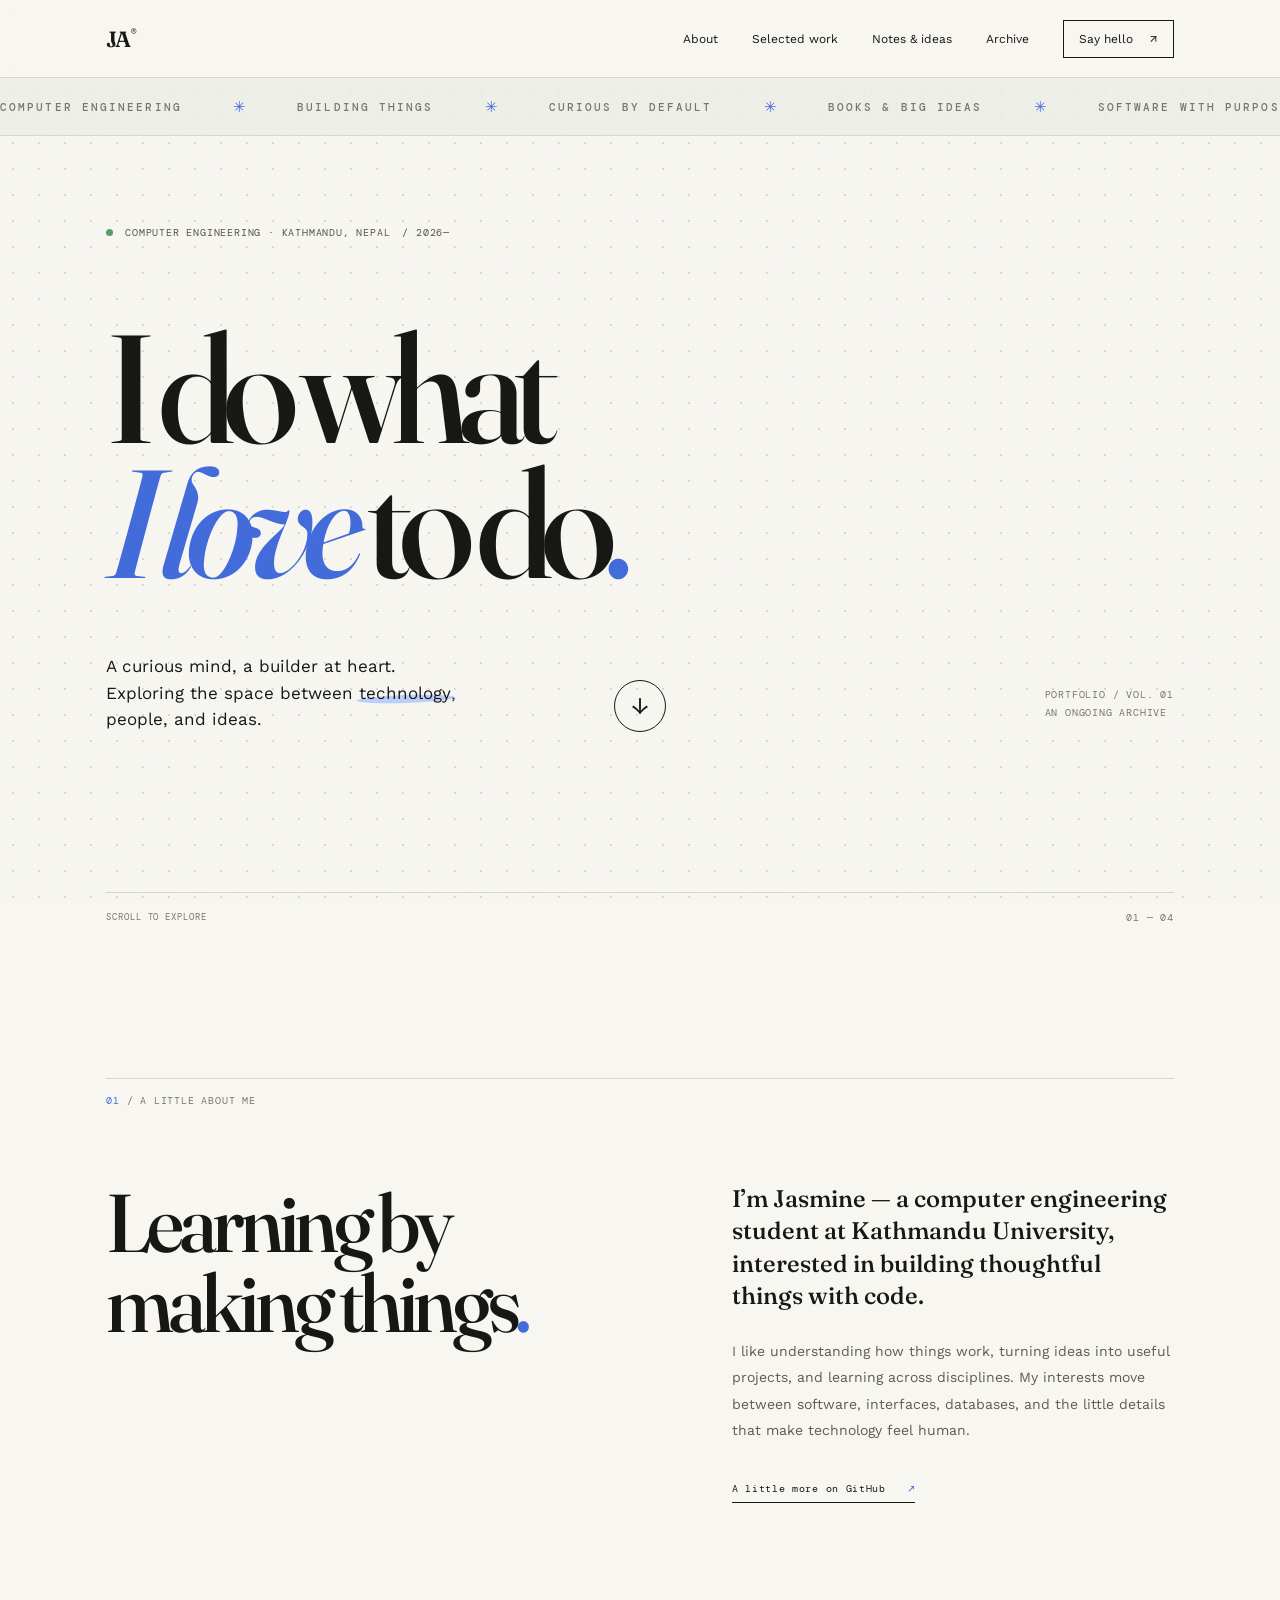
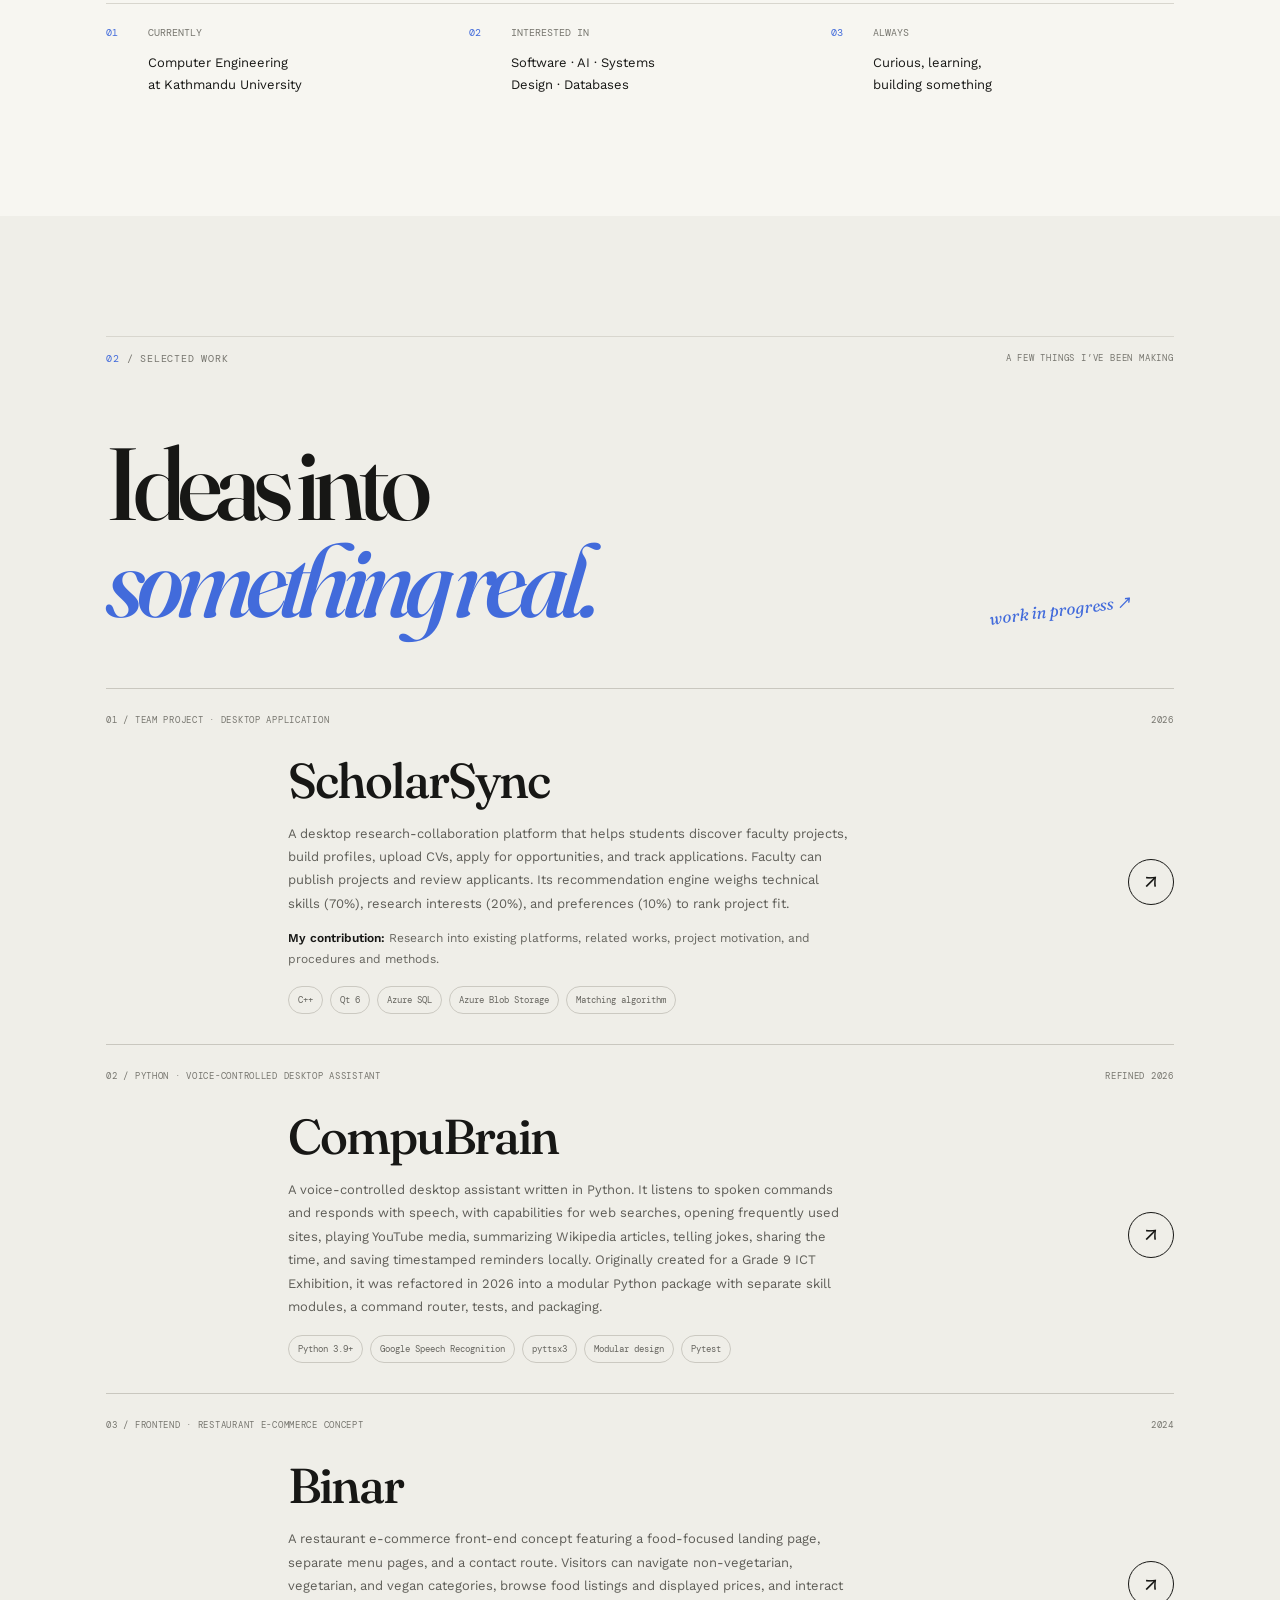
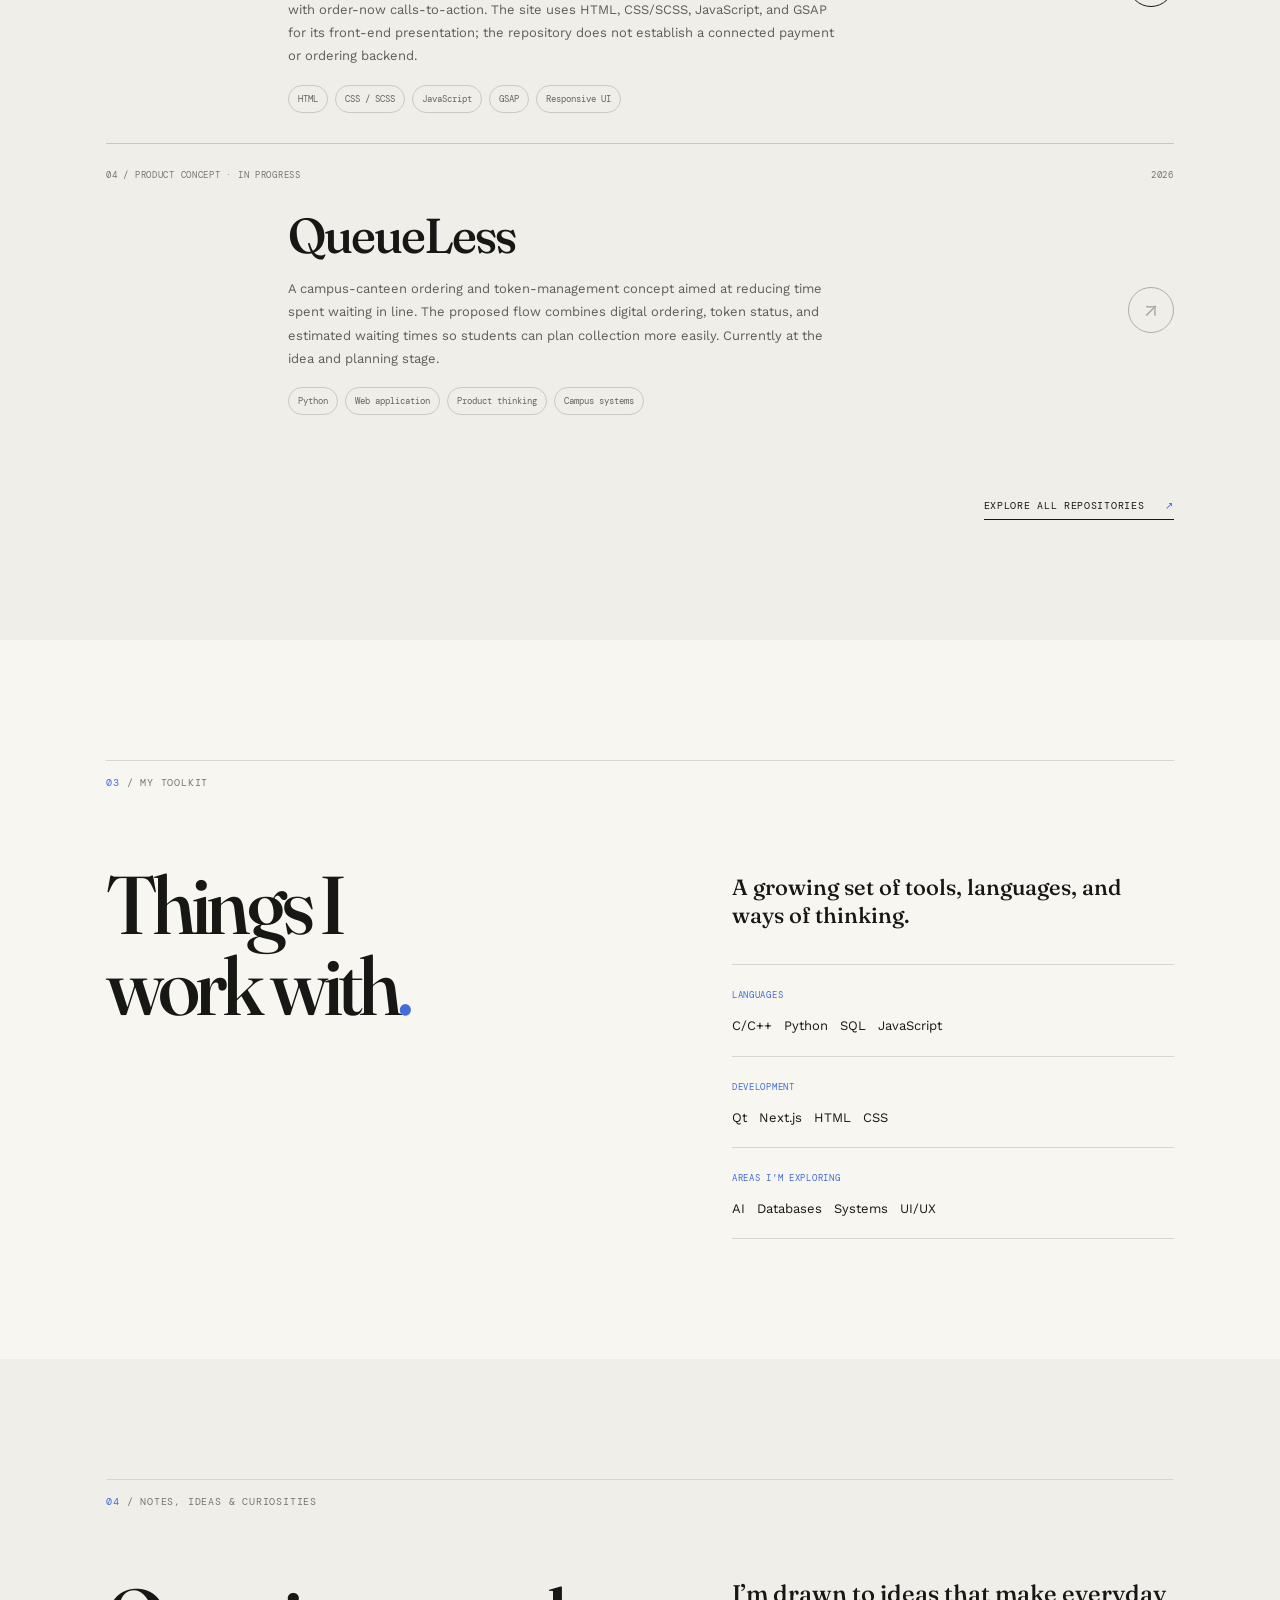
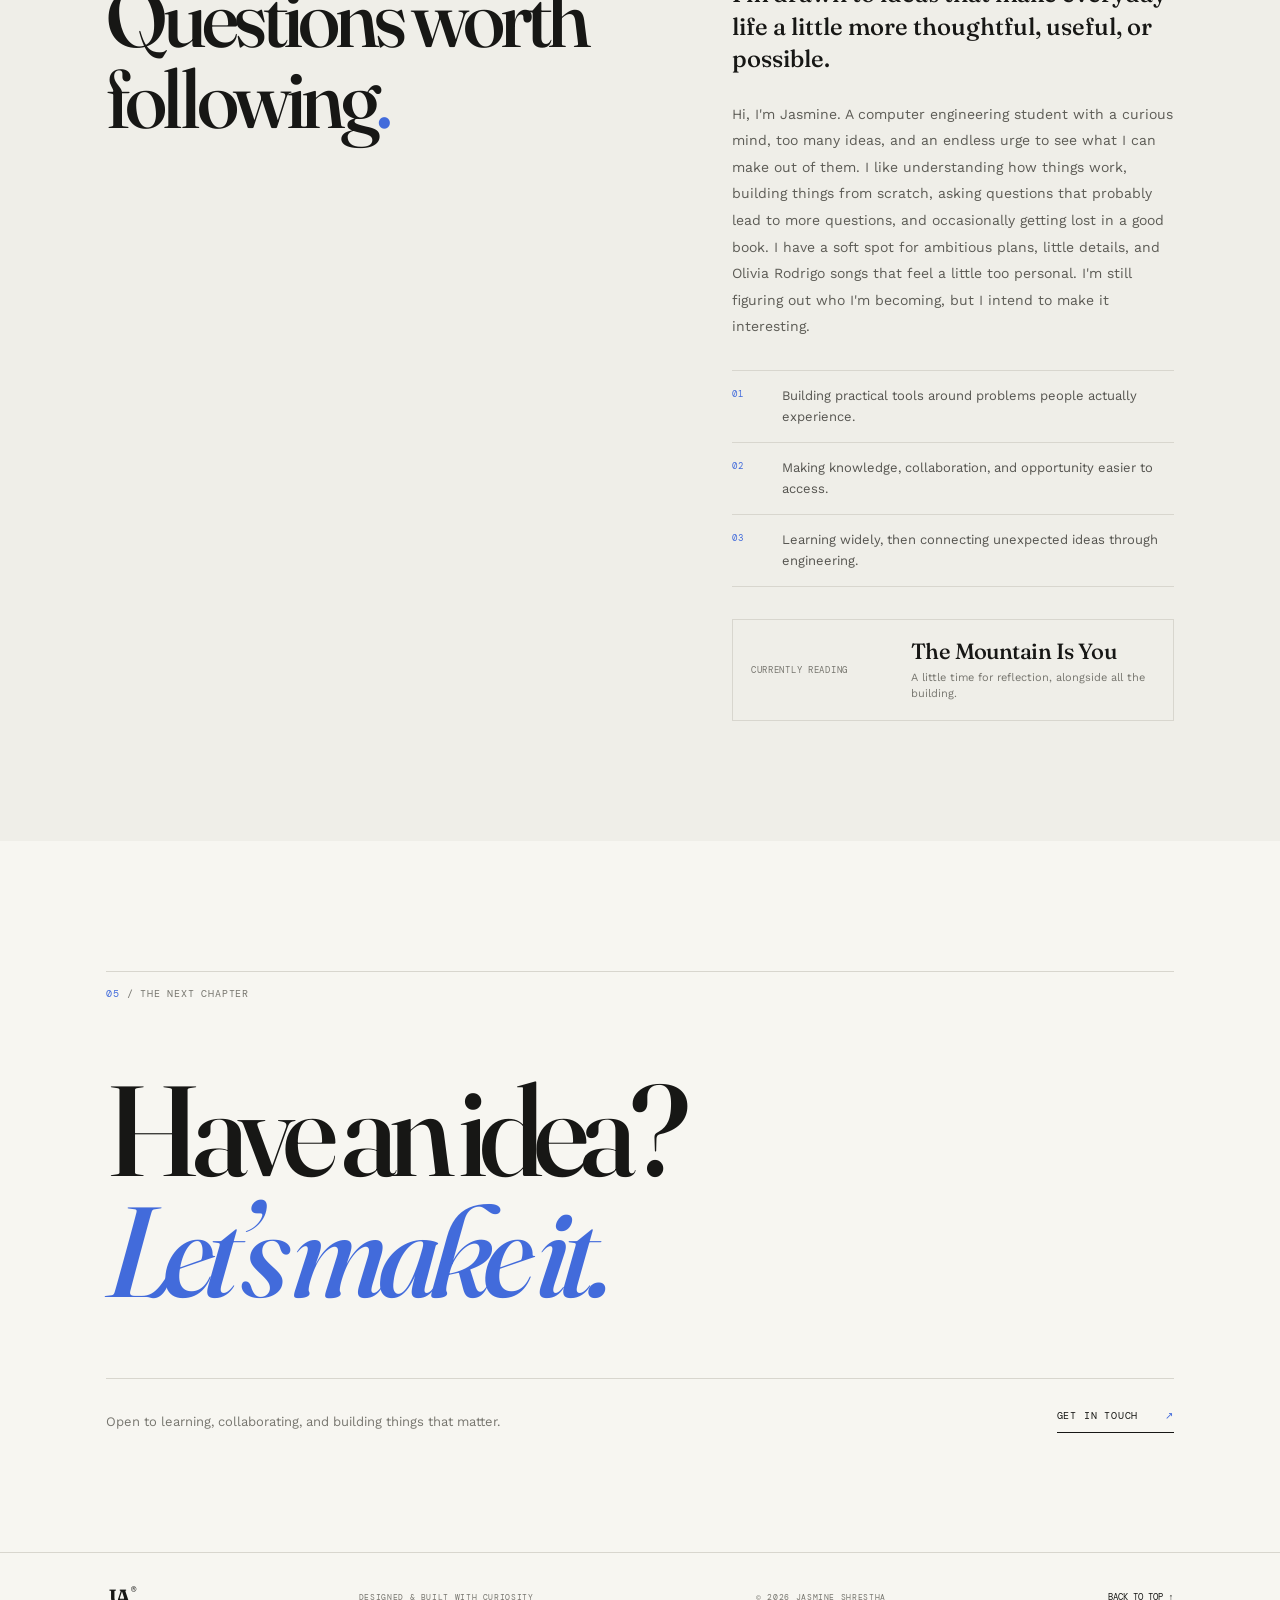
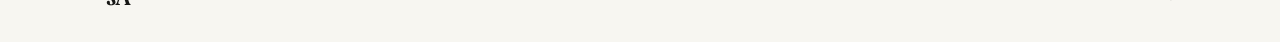
<file: index.html>
<!doctype html>
<html lang="en">
<head>
  <meta charset="utf-8">
  <meta name="viewport" content="width=device-width, initial-scale=1">
  <meta name="theme-color" content="#f7f6f1">
  <meta name="description" content="Jasmine Shrestha — computer engineering student, software builder, and curious learner based in Nepal.">
  <title>Jasmine Archive — Jasmine Shrestha</title>
  <meta property="og:title" content="Jasmine Archive — Jasmine Shrestha">
  <meta property="og:description" content="Computer engineering student, curious builder, and lifelong learner.">
  <meta property="og:type" content="website">
  <link rel="preconnect" href="https://fonts.googleapis.com">
  <link rel="preconnect" href="https://fonts.gstatic.com" crossorigin>
  <link href="https://fonts.googleapis.com/css2?family=DM+Mono:wght@400;500&family=Fraunces:opsz,wght@9..144,500;9..144,600&family=Work+Sans:wght@400;500;600;700&display=swap" rel="stylesheet">
  <link rel="stylesheet" href="styles.css">
</head>
<body>
  <div class="grain" aria-hidden="true"></div>
  <header class="topbar">
    <a class="wordmark" href="#home" aria-label="Jasmine Archive home">JA<span>®</span></a>
    <nav aria-label="Main navigation">
      <a href="#about">About</a><a href="#work">Selected work</a><a href="#notes">Notes & ideas</a><a href="archive.html">Archive</a>
      <a class="nav-contact" href="mailto:xthajasmine64@gmail.com">Say hello <span>↗</span></a>
    </nav>
    <button class="menu-toggle" aria-label="Toggle navigation" aria-expanded="false">☰</button>
  </header>

  <div class="interest-ticker" aria-label="A few things Jasmine is interested in">
    <div class="ticker-track">
      <div class="ticker-group">
        <span>COMPUTER ENGINEERING</span><i aria-hidden="true">✳</i>
        <span>BUILDING THINGS</span><i aria-hidden="true">✳</i>
        <span>CURIOUS BY DEFAULT</span><i aria-hidden="true">✳</i>
        <span>BOOKS & BIG IDEAS</span><i aria-hidden="true">✳</i>
        <span>SOFTWARE WITH PURPOSE</span><i aria-hidden="true">✳</i>
        <span>OLIVIA RODRIGO ON REPEAT</span><i aria-hidden="true">✳</i>
        <span>ALWAYS LEARNING</span><i aria-hidden="true">✳</i>
      </div>
      <div class="ticker-group" aria-hidden="true">
        <span>COMPUTER ENGINEERING</span><i>✳</i>
        <span>BUILDING THINGS</span><i>✳</i>
        <span>CURIOUS BY DEFAULT</span><i>✳</i>
        <span>BOOKS & BIG IDEAS</span><i>✳</i>
        <span>SOFTWARE WITH PURPOSE</span><i>✳</i>
        <span>OLIVIA RODRIGO ON REPEAT</span><i>✳</i>
        <span>ALWAYS LEARNING</span><i>✳</i>
      </div>
    </div>
  </div>

  <main id="home">
    <section class="hero section-wrap">
      <div class="eyebrow"><span class="live-dot"></span> COMPUTER ENGINEERING · KATHMANDU, NEPAL <span class="mono">/ 2026—</span></div>
      <h1>I do what<br><em>I love</em> to do<span class="period">.</span></h1>
      <div class="hero-bottom">
        <p class="hero-intro">A curious mind, a builder at heart.<br>Exploring the space between <span class="scribble">technology</span>, people, and ideas.</p>
        <a class="round-link" href="#work" aria-label="Explore selected work">↓</a>
        <p class="hero-index mono">PORTFOLIO / VOL. 01<br>AN ONGOING ARCHIVE</p>
      </div>
      <div class="hero-rule"><span>SCROLL TO EXPLORE</span><span class="mono">01 — 04</span></div>
    </section>

    <section class="intro section-wrap" id="about">
      <div class="section-label"><span>01</span> / A LITTLE ABOUT ME</div>
      <div class="intro-grid">
        <h2>Learning by<br>making things<span class="blue-mark">.</span></h2>
        <div class="intro-copy">
          <p class="large-copy">I’m Jasmine — a computer engineering student at Kathmandu University, interested in building thoughtful things with code.</p>
          <p>I like understanding how things work, turning ideas into useful projects, and learning across disciplines. My interests move between software, interfaces, databases, and the little details that make technology feel human.</p>
          <a class="text-link" href="https://github.com/jasminein-pixel" target="_blank" rel="noreferrer">A little more on GitHub <span>↗</span></a>
        </div>
      </div>
      <div class="facts">
        <div><span class="fact-number">01</span><span class="fact-label">Currently</span><p>Computer Engineering<br>at Kathmandu University</p></div>
        <div><span class="fact-number">02</span><span class="fact-label">Interested in</span><p>Software · AI · Systems<br>Design · Databases</p></div>
        <div><span class="fact-number">03</span><span class="fact-label">Always</span><p>Curious, learning,<br>building something</p></div>
      </div>
    </section>

    <section class="work section-wrap" id="work">
      <div class="section-label"><span>02</span> / SELECTED WORK <span class="section-note">A FEW THINGS I’VE BEEN MAKING</span></div>
      <div class="work-heading"><h2>Ideas into<br><em>something real.</em></h2><span class="hand-note">work in progress ↗</span></div>
      <div class="project-list">
        <article class="project">
          <div class="project-meta mono"><span>01 / TEAM PROJECT · DESKTOP APPLICATION</span><span>2026</span></div>
          <div class="project-main"><div><h3>ScholarSync</h3><p class="project-desc">A desktop research-collaboration platform that helps students discover faculty projects, build profiles, upload CVs, apply for opportunities, and track applications. Faculty can publish projects and review applicants. Its recommendation engine weighs technical skills (70%), research interests (20%), and preferences (10%) to rank project fit.</p><p class="project-role"><strong>My contribution:</strong> Research into existing platforms, related works, project motivation, and procedures and methods.</p><div class="tags"><span>C++</span><span>Qt 6</span><span>Azure SQL</span><span>Azure Blob Storage</span><span>Matching algorithm</span></div></div><a class="project-arrow" href="https://github.com/jasminein-pixel/Scholarsync" target="_blank" rel="noreferrer" aria-label="ScholarSync on GitHub">↗</a></div>
        </article>
        <article class="project">
          <div class="project-meta mono"><span>02 / PYTHON · VOICE-CONTROLLED DESKTOP ASSISTANT</span><span>REFINED 2026</span></div>
          <div class="project-main"><div><h3>CompuBrain</h3><p class="project-desc">A voice-controlled desktop assistant written in Python. It listens to spoken commands and responds with speech, with capabilities for web searches, opening frequently used sites, playing YouTube media, summarizing Wikipedia articles, telling jokes, sharing the time, and saving timestamped reminders locally. Originally created for a Grade 9 ICT Exhibition, it was refactored in 2026 into a modular Python package with separate skill modules, a command router, tests, and packaging.</p><div class="tags"><span>Python 3.9+</span><span>Google Speech Recognition</span><span>pyttsx3</span><span>Modular design</span><span>Pytest</span></div></div><a class="project-arrow" href="https://github.com/jasminein-pixel/Compubrain" target="_blank" rel="noreferrer" aria-label="CompuBrain on GitHub">↗</a></div>
        </article>
        <article class="project">
          <div class="project-meta mono"><span>03 / FRONTEND · RESTAURANT E-COMMERCE CONCEPT</span><span>2024</span></div>
          <div class="project-main"><div><h3>Binar</h3><p class="project-desc">A restaurant e-commerce front-end concept featuring a food-focused landing page, separate menu pages, and a contact route. Visitors can navigate non-vegetarian, vegetarian, and vegan categories, browse food listings and displayed prices, and interact with order-now calls-to-action. The site uses HTML, CSS/SCSS, JavaScript, and GSAP for its front-end presentation; the repository does not establish a connected payment or ordering backend.</p><div class="tags"><span>HTML</span><span>CSS / SCSS</span><span>JavaScript</span><span>GSAP</span><span>Responsive UI</span></div></div><a class="project-arrow" href="https://github.com/jasminein-pixel/Binar-website" target="_blank" rel="noreferrer" aria-label="Binar on GitHub">↗</a></div>
        </article>
        <article class="project">
          <div class="project-meta mono"><span>04 / PRODUCT CONCEPT · IN PROGRESS</span><span>2026</span></div>
          <div class="project-main"><div><h3>QueueLess</h3><p class="project-desc">A campus-canteen ordering and token-management concept aimed at reducing time spent waiting in line. The proposed flow combines digital ordering, token status, and estimated waiting times so students can plan collection more easily. Currently at the idea and planning stage.</p><div class="tags"><span>Python</span><span>Web application</span><span>Product thinking</span><span>Campus systems</span></div></div><span class="project-arrow muted" aria-label="Concept in progress">↗</span></div>
        </article>
      </div>
      <div class="all-work"><a class="text-link" href="https://github.com/jasminein-pixel" target="_blank" rel="noreferrer">EXPLORE ALL REPOSITORIES <span>↗</span></a></div>
    </section>

    <section class="toolkit section-wrap">
      <div class="section-label"><span>03</span> / MY TOOLKIT</div>
      <div class="toolkit-grid">
        <h2>Things I<br>work with<span class="blue-mark">.</span></h2>
        <div class="toolkit-content">
          <p class="toolkit-lead">A growing set of tools, languages, and ways of thinking.</p>
          <div class="skill-groups">
            <div><span class="mono">LANGUAGES</span><p>C/C++ &nbsp; Python &nbsp; SQL &nbsp; JavaScript</p></div>
            <div><span class="mono">DEVELOPMENT</span><p>Qt &nbsp; Next.js &nbsp; HTML &nbsp; CSS</p></div>
            <div><span class="mono">AREAS I’M EXPLORING</span><p>AI &nbsp; Databases &nbsp; Systems &nbsp; UI/UX</p></div>
          </div>
        </div>
      </div>
    </section>

    <section class="notes section-wrap" id="notes">
      <div class="section-label"><span>04</span> / NOTES, IDEAS & CURIOSITIES</div>
      <div class="notes-grid">
        <h2>Questions worth<br>following<span class="blue-mark">.</span></h2>
        <div><p class="large-copy">I’m drawn to ideas that make everyday life a little more thoughtful, useful, or possible.</p><p>Hi, I'm Jasmine. A computer engineering student with a curious mind, too many ideas, and an endless urge to see what I can make out of them. I like understanding how things work, building things from scratch, asking questions that probably lead to more questions, and occasionally getting lost in a good book. I have a soft spot for ambitious plans, little details, and Olivia Rodrigo songs that feel a little too personal. I'm still figuring out who I'm becoming, but I intend to make it interesting.</p><div class="idea-list"><div><span class="mono">01</span><p>Building practical tools around problems people actually experience.</p></div><div><span class="mono">02</span><p>Making knowledge, collaboration, and opportunity easier to access.</p></div><div><span class="mono">03</span><p>Learning widely, then connecting unexpected ideas through engineering.</p></div></div><div class="reading-card"><span class="mono">CURRENTLY READING</span><div><span class="book-title">The Mountain Is You</span><span class="reading-note">A little time for reflection, alongside all the building.</span></div></div></div>
      </div>
    </section>

    <section class="contact section-wrap" id="contact">
      <div class="section-label"><span>05</span> / THE NEXT CHAPTER</div>
      <h2>Have an idea?<br><em>Let’s make it.</em></h2>
      <div class="contact-bottom"><p>Open to learning, collaborating, and building things that matter.</p><a href="mailto:xthajasmine64@gmail.com" class="contact-link">GET IN TOUCH <span>↗</span></a></div>
    </section>
  </main>

  <footer class="footer section-wrap"><a class="wordmark" href="#home">JA<span>®</span></a><span class="mono">DESIGNED & BUILT WITH CURIOSITY</span><span class="mono">© 2026 JASMINE SHRESTHA</span><a href="#home" class="back-top">BACK TO TOP ↑</a></footer>
  <script src="script.js"></script>
</body>
</html>
</file>
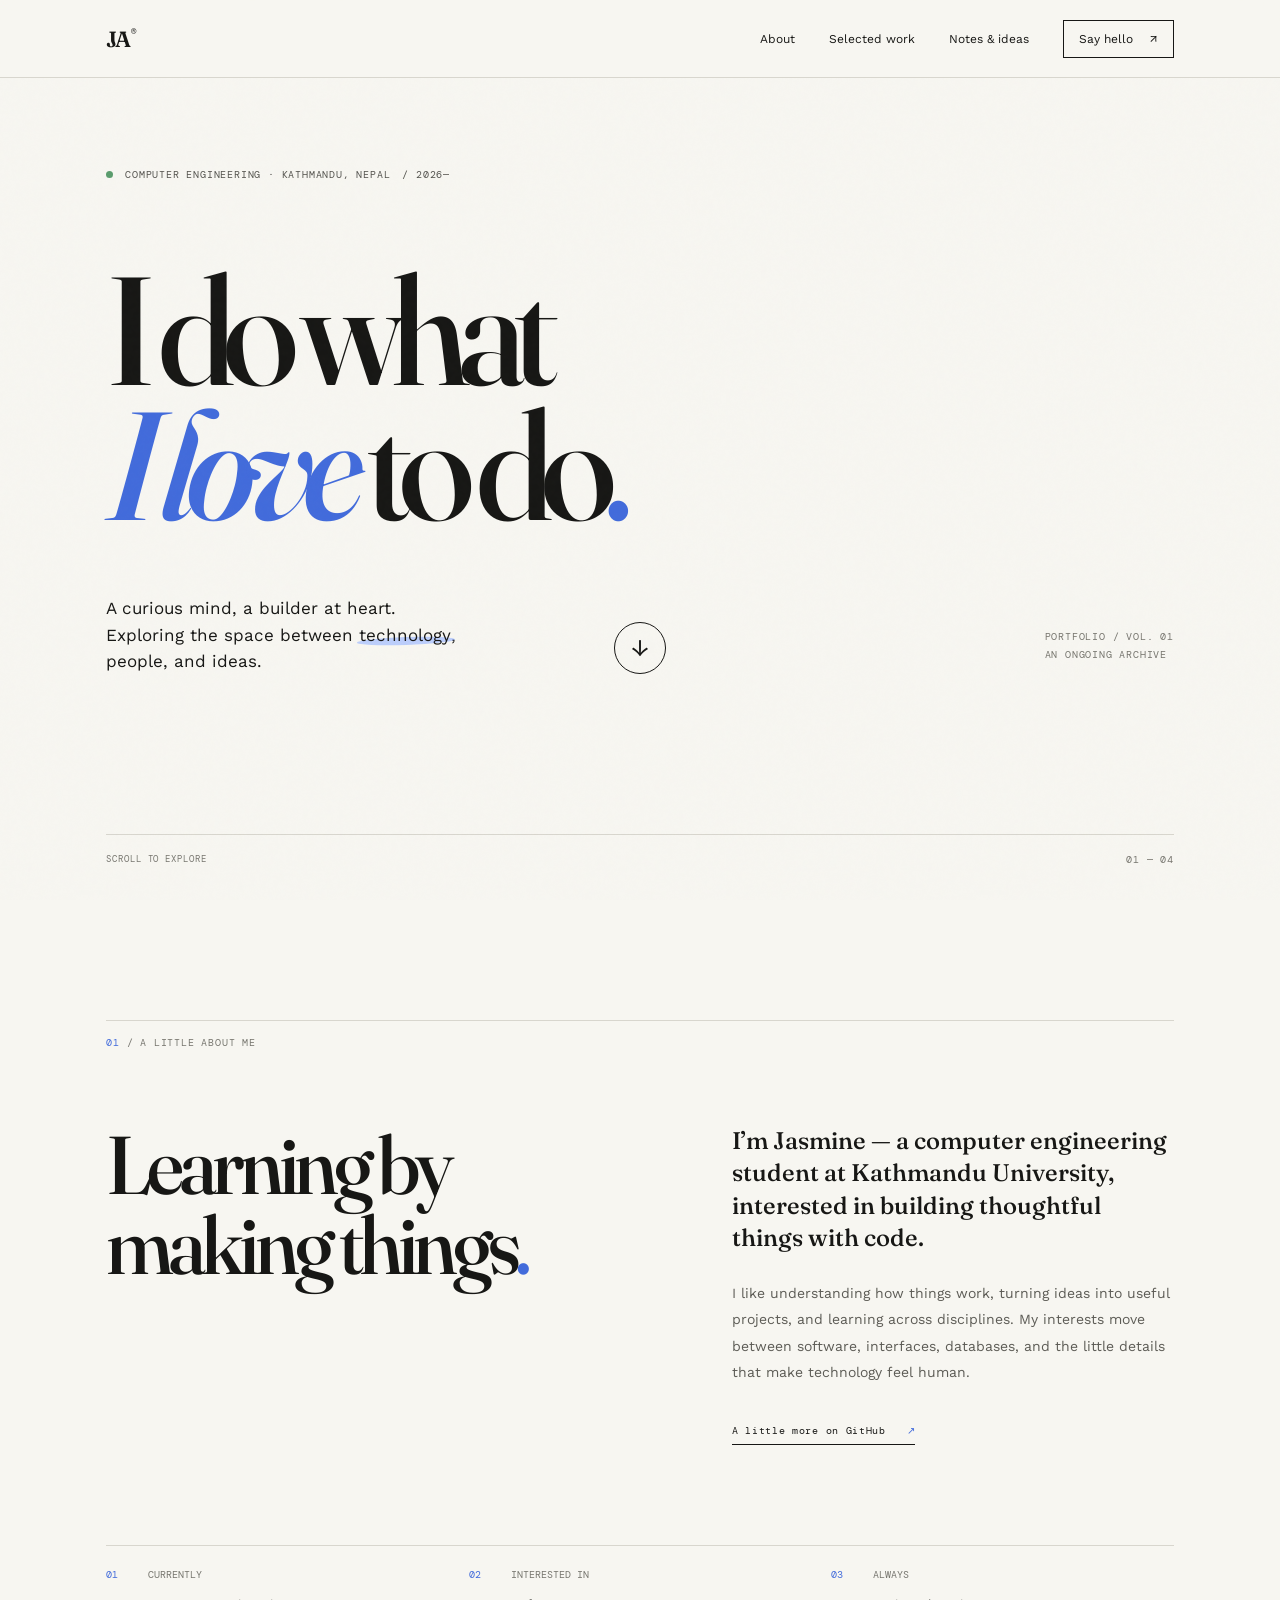
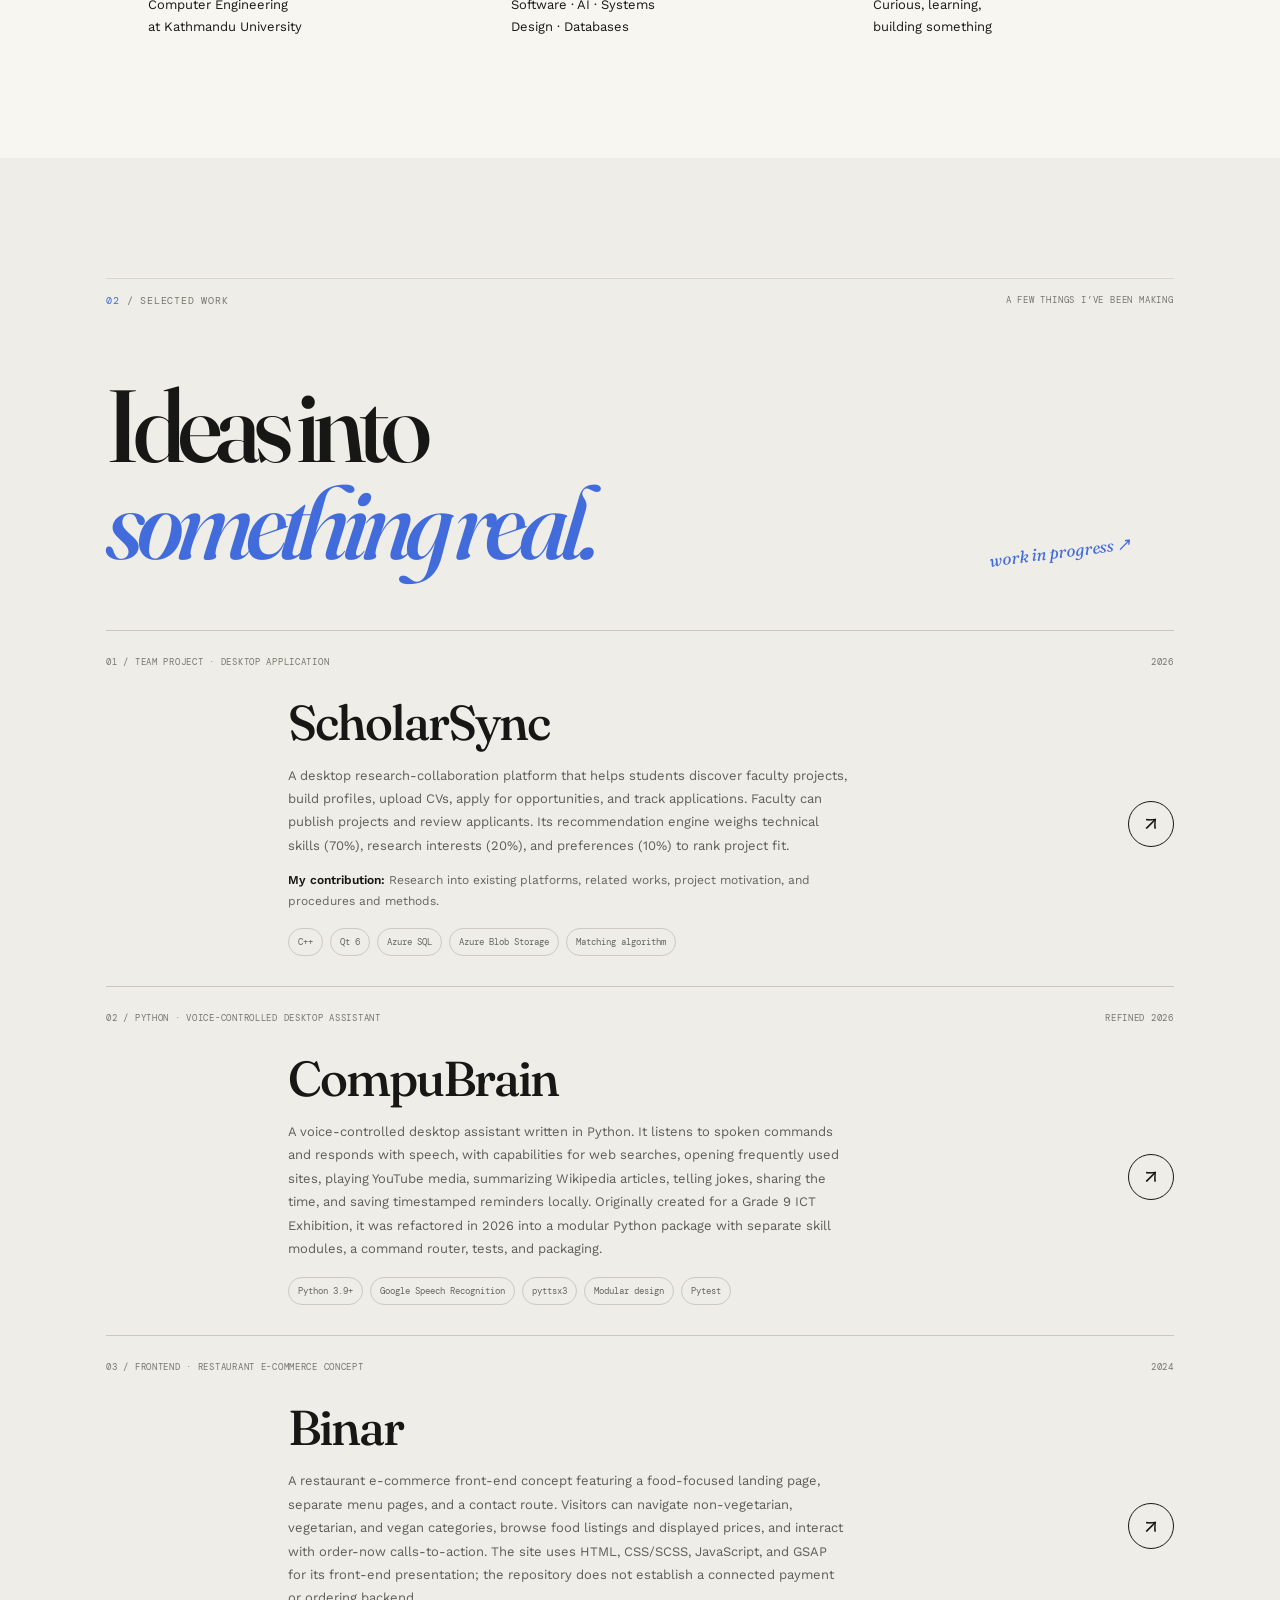
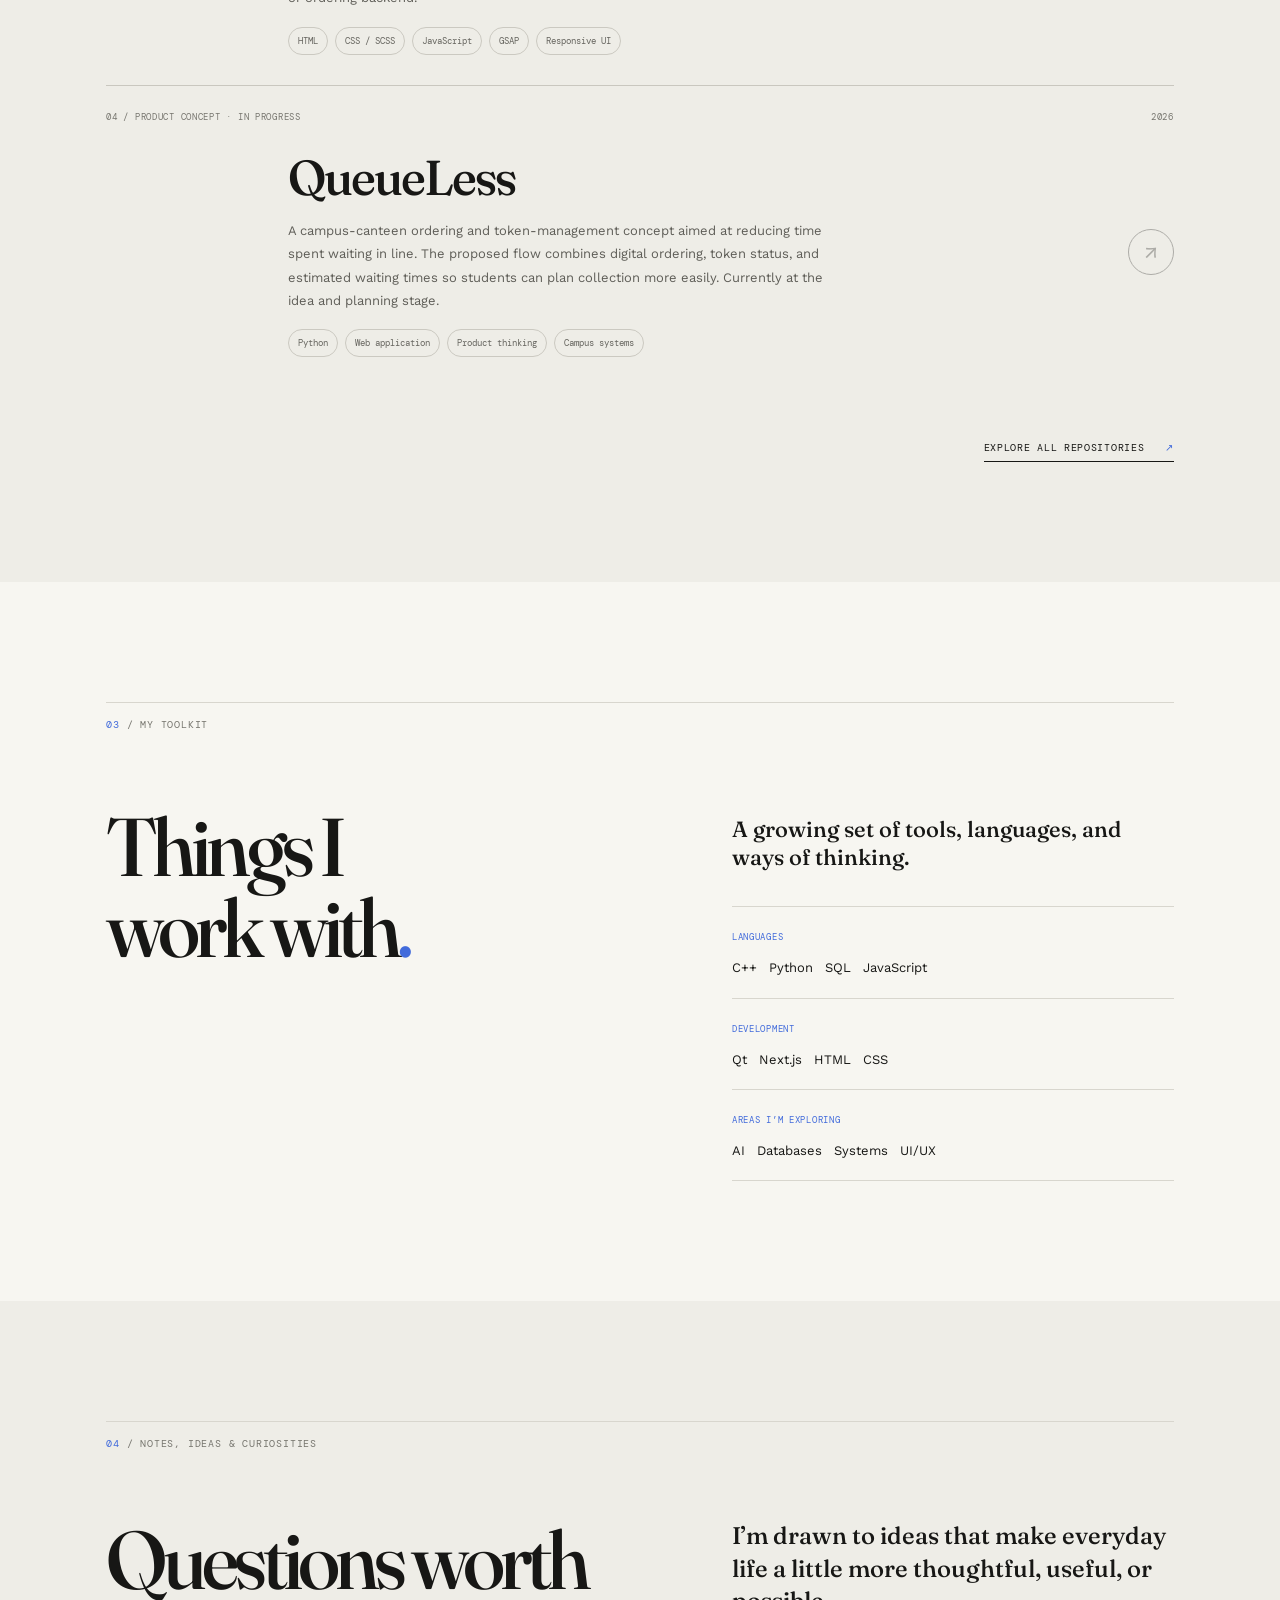
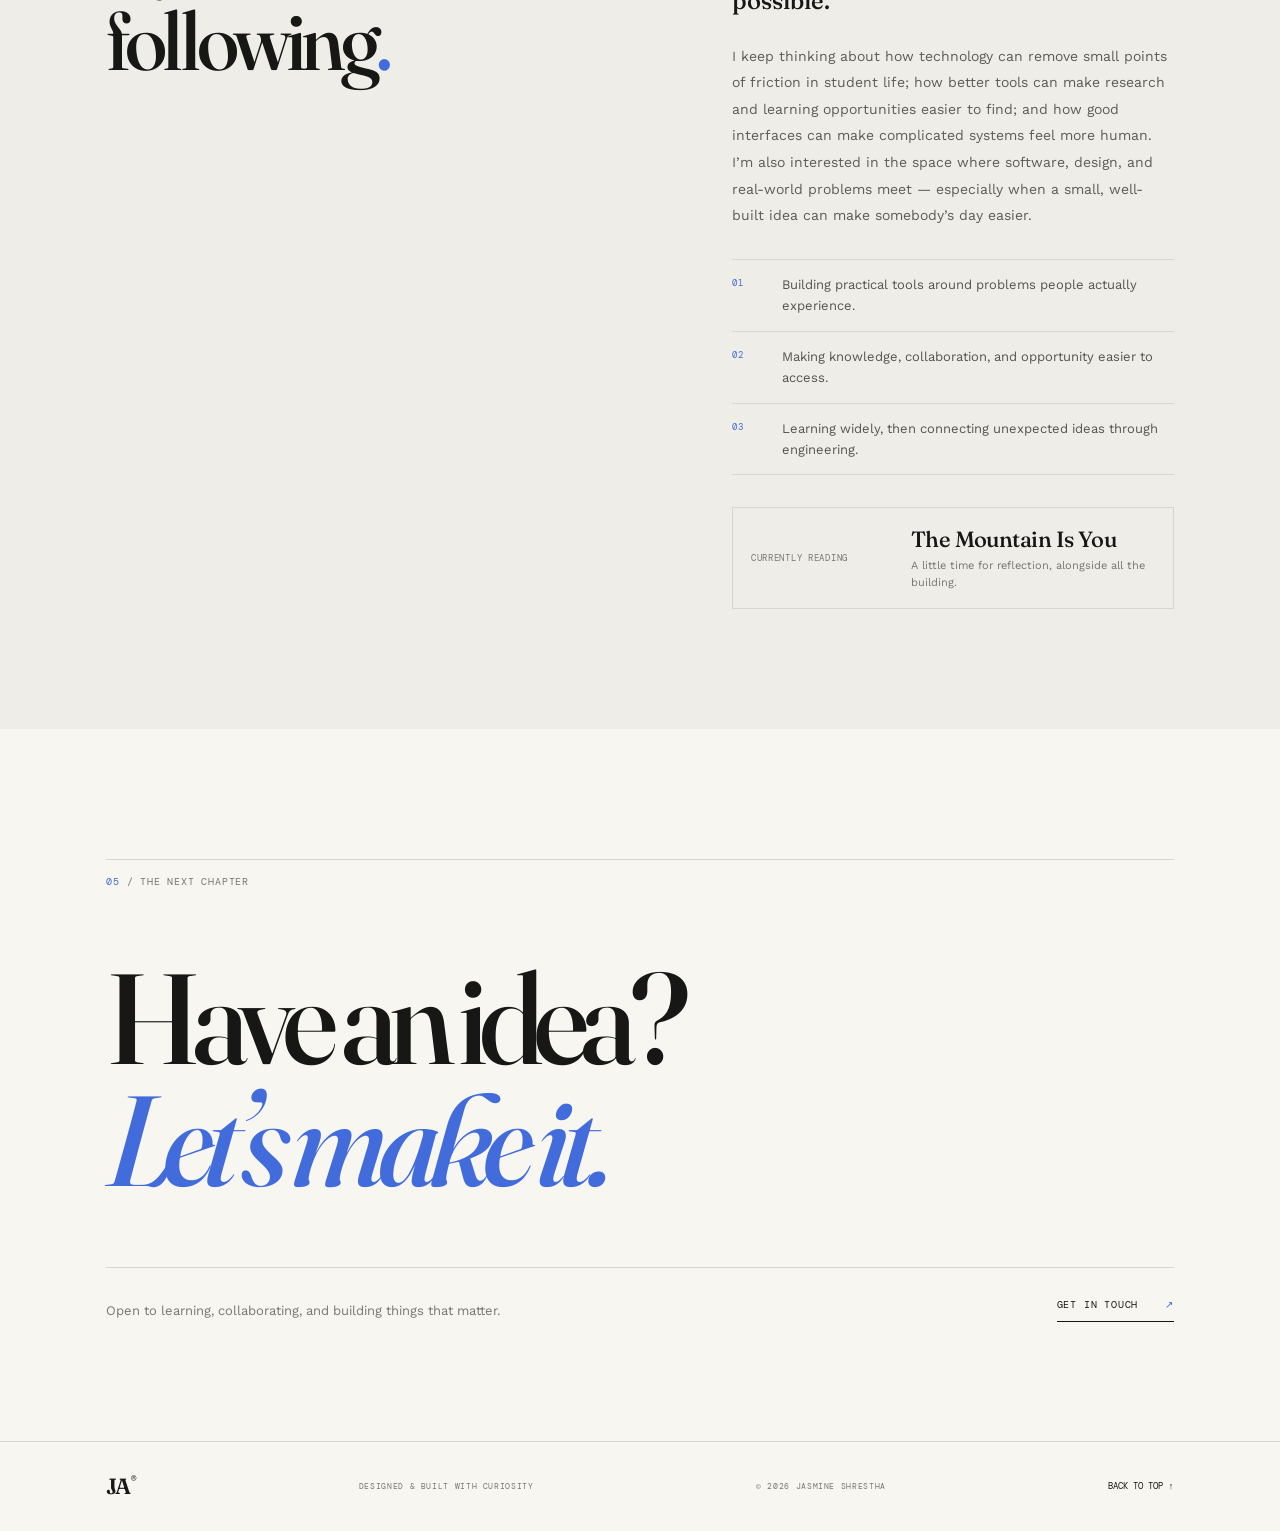
<file: jasmine-archive-ready-to-publish/index.html>
<!doctype html>
<html lang="en">
<head>
  <meta charset="utf-8">
  <meta name="viewport" content="width=device-width, initial-scale=1">
  <meta name="theme-color" content="#f7f6f1">
  <meta name="description" content="Jasmine Shrestha — computer engineering student, software builder, and curious learner based in Nepal.">
  <title>Jasmine Archive — Jasmine Shrestha</title>
  <meta property="og:title" content="Jasmine Archive — Jasmine Shrestha">
  <meta property="og:description" content="Computer engineering student, curious builder, and lifelong learner.">
  <meta property="og:type" content="website">
  <link rel="preconnect" href="https://fonts.googleapis.com">
  <link rel="preconnect" href="https://fonts.gstatic.com" crossorigin>
  <link href="https://fonts.googleapis.com/css2?family=DM+Mono:wght@400;500&family=Fraunces:opsz,wght@9..144,500;9..144,600&family=Work+Sans:wght@400;500;600;700&display=swap" rel="stylesheet">
  <link rel="stylesheet" href="styles.css">
</head>
<body>
  <div class="grain" aria-hidden="true"></div>
  <header class="topbar">
    <a class="wordmark" href="#home" aria-label="Jasmine Archive home">JA<span>®</span></a>
    <nav aria-label="Main navigation">
      <a href="#about">About</a><a href="#work">Selected work</a><a href="#notes">Notes & ideas</a>
      <a class="nav-contact" href="mailto:xthajasmine64@gmail.com">Say hello <span>↗</span></a>
    </nav>
    <button class="menu-toggle" aria-label="Toggle navigation" aria-expanded="false">☰</button>
  </header>

  <main id="home">
    <section class="hero section-wrap">
      <div class="eyebrow"><span class="live-dot"></span> COMPUTER ENGINEERING · KATHMANDU, NEPAL <span class="mono">/ 2026—</span></div>
      <h1>I do what<br><em>I love</em> to do<span class="period">.</span></h1>
      <div class="hero-bottom">
        <p class="hero-intro">A curious mind, a builder at heart.<br>Exploring the space between <span class="scribble">technology</span>, people, and ideas.</p>
        <a class="round-link" href="#work" aria-label="Explore selected work">↓</a>
        <p class="hero-index mono">PORTFOLIO / VOL. 01<br>AN ONGOING ARCHIVE</p>
      </div>
      <div class="hero-rule"><span>SCROLL TO EXPLORE</span><span class="mono">01 — 04</span></div>
    </section>

    <section class="intro section-wrap" id="about">
      <div class="section-label"><span>01</span> / A LITTLE ABOUT ME</div>
      <div class="intro-grid">
        <h2>Learning by<br>making things<span class="blue-mark">.</span></h2>
        <div class="intro-copy">
          <p class="large-copy">I’m Jasmine — a computer engineering student at Kathmandu University, interested in building thoughtful things with code.</p>
          <p>I like understanding how things work, turning ideas into useful projects, and learning across disciplines. My interests move between software, interfaces, databases, and the little details that make technology feel human.</p>
          <a class="text-link" href="https://github.com/jasminein-pixel" target="_blank" rel="noreferrer">A little more on GitHub <span>↗</span></a>
        </div>
      </div>
      <div class="facts">
        <div><span class="fact-number">01</span><span class="fact-label">Currently</span><p>Computer Engineering<br>at Kathmandu University</p></div>
        <div><span class="fact-number">02</span><span class="fact-label">Interested in</span><p>Software · AI · Systems<br>Design · Databases</p></div>
        <div><span class="fact-number">03</span><span class="fact-label">Always</span><p>Curious, learning,<br>building something</p></div>
      </div>
    </section>

    <section class="work section-wrap" id="work">
      <div class="section-label"><span>02</span> / SELECTED WORK <span class="section-note">A FEW THINGS I’VE BEEN MAKING</span></div>
      <div class="work-heading"><h2>Ideas into<br><em>something real.</em></h2><span class="hand-note">work in progress ↗</span></div>
      <div class="project-list">
        <article class="project">
          <div class="project-meta mono"><span>01 / TEAM PROJECT · DESKTOP APPLICATION</span><span>2026</span></div>
          <div class="project-main"><div><h3>ScholarSync</h3><p class="project-desc">A desktop research-collaboration platform that helps students discover faculty projects, build profiles, upload CVs, apply for opportunities, and track applications. Faculty can publish projects and review applicants. Its recommendation engine weighs technical skills (70%), research interests (20%), and preferences (10%) to rank project fit.</p><p class="project-role"><strong>My contribution:</strong> Research into existing platforms, related works, project motivation, and procedures and methods.</p><div class="tags"><span>C++</span><span>Qt 6</span><span>Azure SQL</span><span>Azure Blob Storage</span><span>Matching algorithm</span></div></div><a class="project-arrow" href="https://github.com/jasminein-pixel/Scholarsync" target="_blank" rel="noreferrer" aria-label="ScholarSync on GitHub">↗</a></div>
        </article>
        <article class="project">
          <div class="project-meta mono"><span>02 / PYTHON · VOICE-CONTROLLED DESKTOP ASSISTANT</span><span>REFINED 2026</span></div>
          <div class="project-main"><div><h3>CompuBrain</h3><p class="project-desc">A voice-controlled desktop assistant written in Python. It listens to spoken commands and responds with speech, with capabilities for web searches, opening frequently used sites, playing YouTube media, summarizing Wikipedia articles, telling jokes, sharing the time, and saving timestamped reminders locally. Originally created for a Grade 9 ICT Exhibition, it was refactored in 2026 into a modular Python package with separate skill modules, a command router, tests, and packaging.</p><div class="tags"><span>Python 3.9+</span><span>Google Speech Recognition</span><span>pyttsx3</span><span>Modular design</span><span>Pytest</span></div></div><a class="project-arrow" href="https://github.com/jasminein-pixel/Compubrain" target="_blank" rel="noreferrer" aria-label="CompuBrain on GitHub">↗</a></div>
        </article>
        <article class="project">
          <div class="project-meta mono"><span>03 / FRONTEND · RESTAURANT E-COMMERCE CONCEPT</span><span>2024</span></div>
          <div class="project-main"><div><h3>Binar</h3><p class="project-desc">A restaurant e-commerce front-end concept featuring a food-focused landing page, separate menu pages, and a contact route. Visitors can navigate non-vegetarian, vegetarian, and vegan categories, browse food listings and displayed prices, and interact with order-now calls-to-action. The site uses HTML, CSS/SCSS, JavaScript, and GSAP for its front-end presentation; the repository does not establish a connected payment or ordering backend.</p><div class="tags"><span>HTML</span><span>CSS / SCSS</span><span>JavaScript</span><span>GSAP</span><span>Responsive UI</span></div></div><a class="project-arrow" href="https://github.com/jasminein-pixel/Binar-website" target="_blank" rel="noreferrer" aria-label="Binar on GitHub">↗</a></div>
        </article>
        <article class="project">
          <div class="project-meta mono"><span>04 / PRODUCT CONCEPT · IN PROGRESS</span><span>2026</span></div>
          <div class="project-main"><div><h3>QueueLess</h3><p class="project-desc">A campus-canteen ordering and token-management concept aimed at reducing time spent waiting in line. The proposed flow combines digital ordering, token status, and estimated waiting times so students can plan collection more easily. Currently at the idea and planning stage.</p><div class="tags"><span>Python</span><span>Web application</span><span>Product thinking</span><span>Campus systems</span></div></div><span class="project-arrow muted" aria-label="Concept in progress">↗</span></div>
        </article>
      </div>
      <div class="all-work"><a class="text-link" href="https://github.com/jasminein-pixel" target="_blank" rel="noreferrer">EXPLORE ALL REPOSITORIES <span>↗</span></a></div>
    </section>

    <section class="toolkit section-wrap">
      <div class="section-label"><span>03</span> / MY TOOLKIT</div>
      <div class="toolkit-grid">
        <h2>Things I<br>work with<span class="blue-mark">.</span></h2>
        <div class="toolkit-content">
          <p class="toolkit-lead">A growing set of tools, languages, and ways of thinking.</p>
          <div class="skill-groups">
            <div><span class="mono">LANGUAGES</span><p>C++ &nbsp; Python &nbsp; SQL &nbsp; JavaScript</p></div>
            <div><span class="mono">DEVELOPMENT</span><p>Qt &nbsp; Next.js &nbsp; HTML &nbsp; CSS</p></div>
            <div><span class="mono">AREAS I’M EXPLORING</span><p>AI &nbsp; Databases &nbsp; Systems &nbsp; UI/UX</p></div>
          </div>
        </div>
      </div>
    </section>

    <section class="notes section-wrap" id="notes">
      <div class="section-label"><span>04</span> / NOTES, IDEAS & CURIOSITIES</div>
      <div class="notes-grid">
        <h2>Questions worth<br>following<span class="blue-mark">.</span></h2>
        <div><p class="large-copy">I’m drawn to ideas that make everyday life a little more thoughtful, useful, or possible.</p><p>I keep thinking about how technology can remove small points of friction in student life; how better tools can make research and learning opportunities easier to find; and how good interfaces can make complicated systems feel more human. I’m also interested in the space where software, design, and real-world problems meet — especially when a small, well-built idea can make somebody’s day easier.</p><div class="idea-list"><div><span class="mono">01</span><p>Building practical tools around problems people actually experience.</p></div><div><span class="mono">02</span><p>Making knowledge, collaboration, and opportunity easier to access.</p></div><div><span class="mono">03</span><p>Learning widely, then connecting unexpected ideas through engineering.</p></div></div><div class="reading-card"><span class="mono">CURRENTLY READING</span><div><span class="book-title">The Mountain Is You</span><span class="reading-note">A little time for reflection, alongside all the building.</span></div></div></div>
      </div>
    </section>

    <section class="contact section-wrap" id="contact">
      <div class="section-label"><span>05</span> / THE NEXT CHAPTER</div>
      <h2>Have an idea?<br><em>Let’s make it.</em></h2>
      <div class="contact-bottom"><p>Open to learning, collaborating, and building things that matter.</p><a href="mailto:xthajasmine64@gmail.com" class="contact-link">GET IN TOUCH <span>↗</span></a></div>
    </section>
  </main>

  <footer class="footer section-wrap"><a class="wordmark" href="#home">JA<span>®</span></a><span class="mono">DESIGNED & BUILT WITH CURIOSITY</span><span class="mono">© 2026 JASMINE SHRESTHA</span><a href="#home" class="back-top">BACK TO TOP ↑</a></footer>
  <script src="script.js"></script>
</body>
</html>
</file>
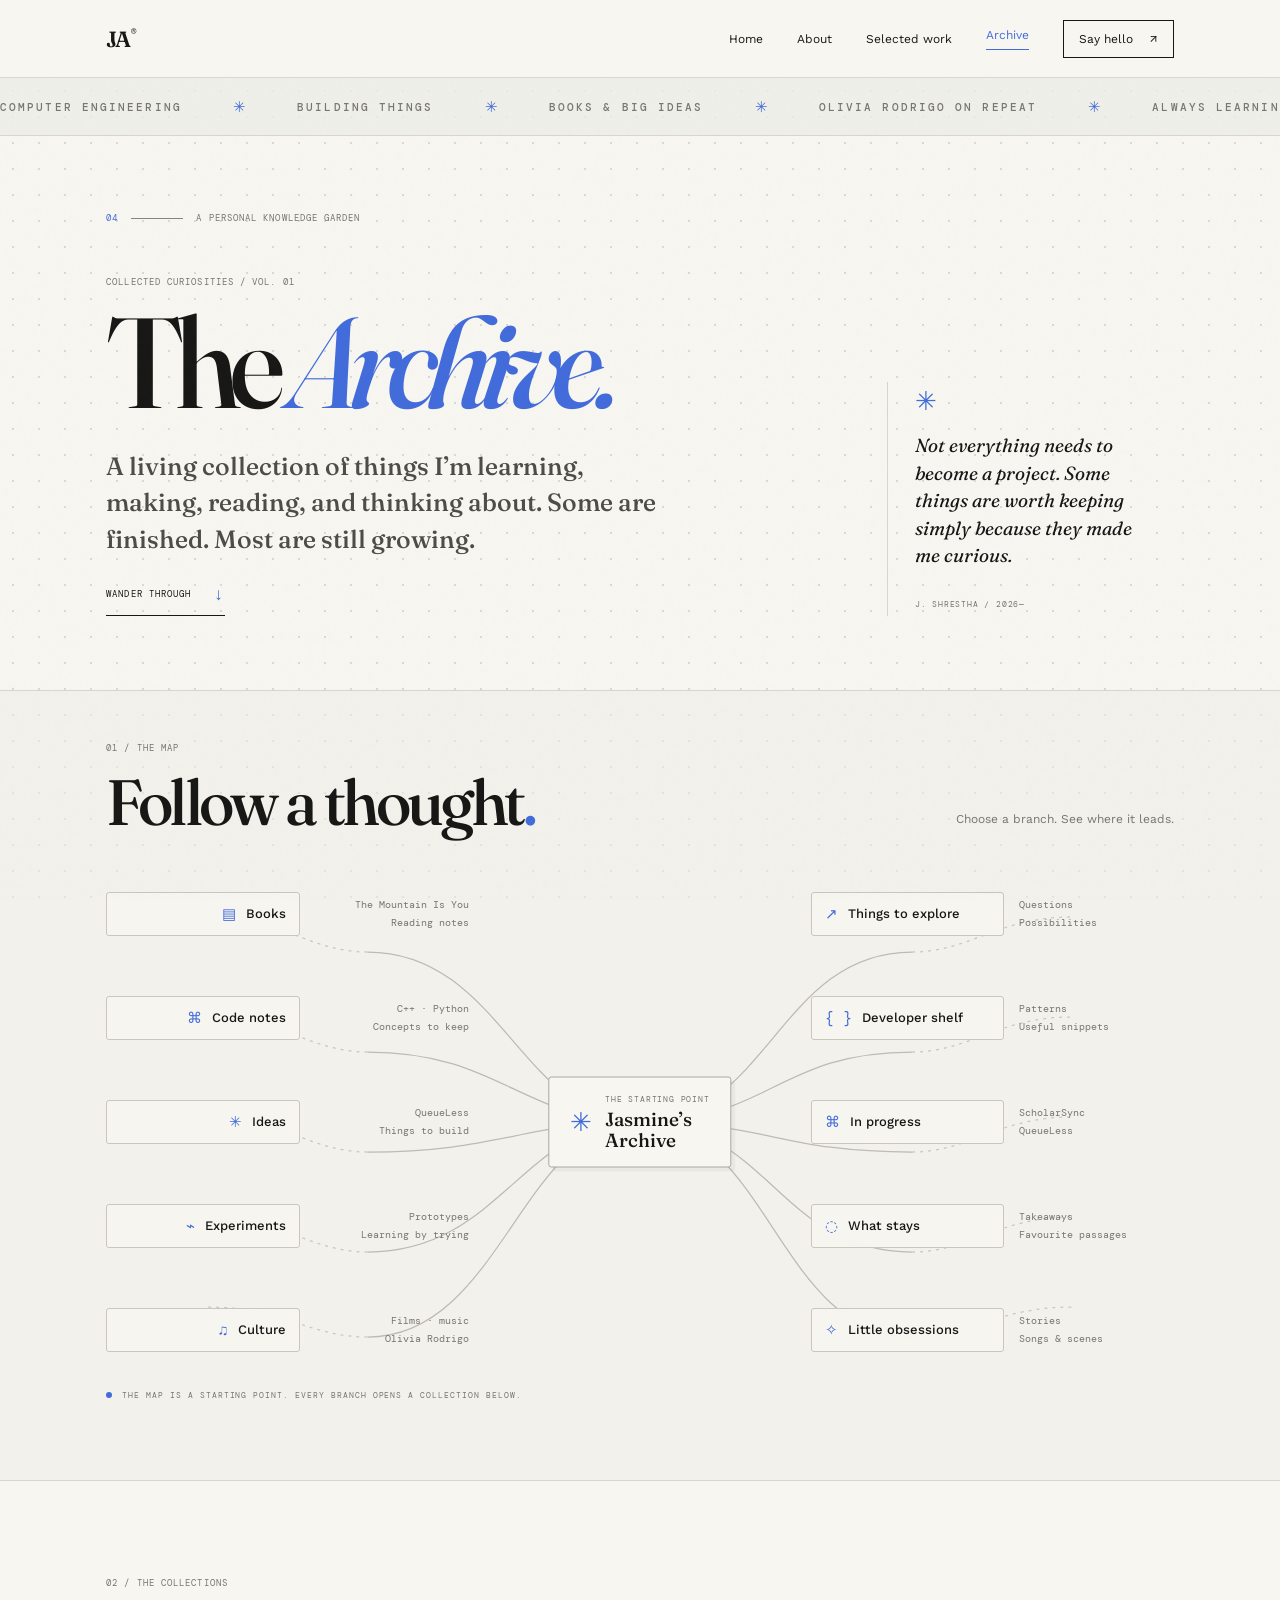
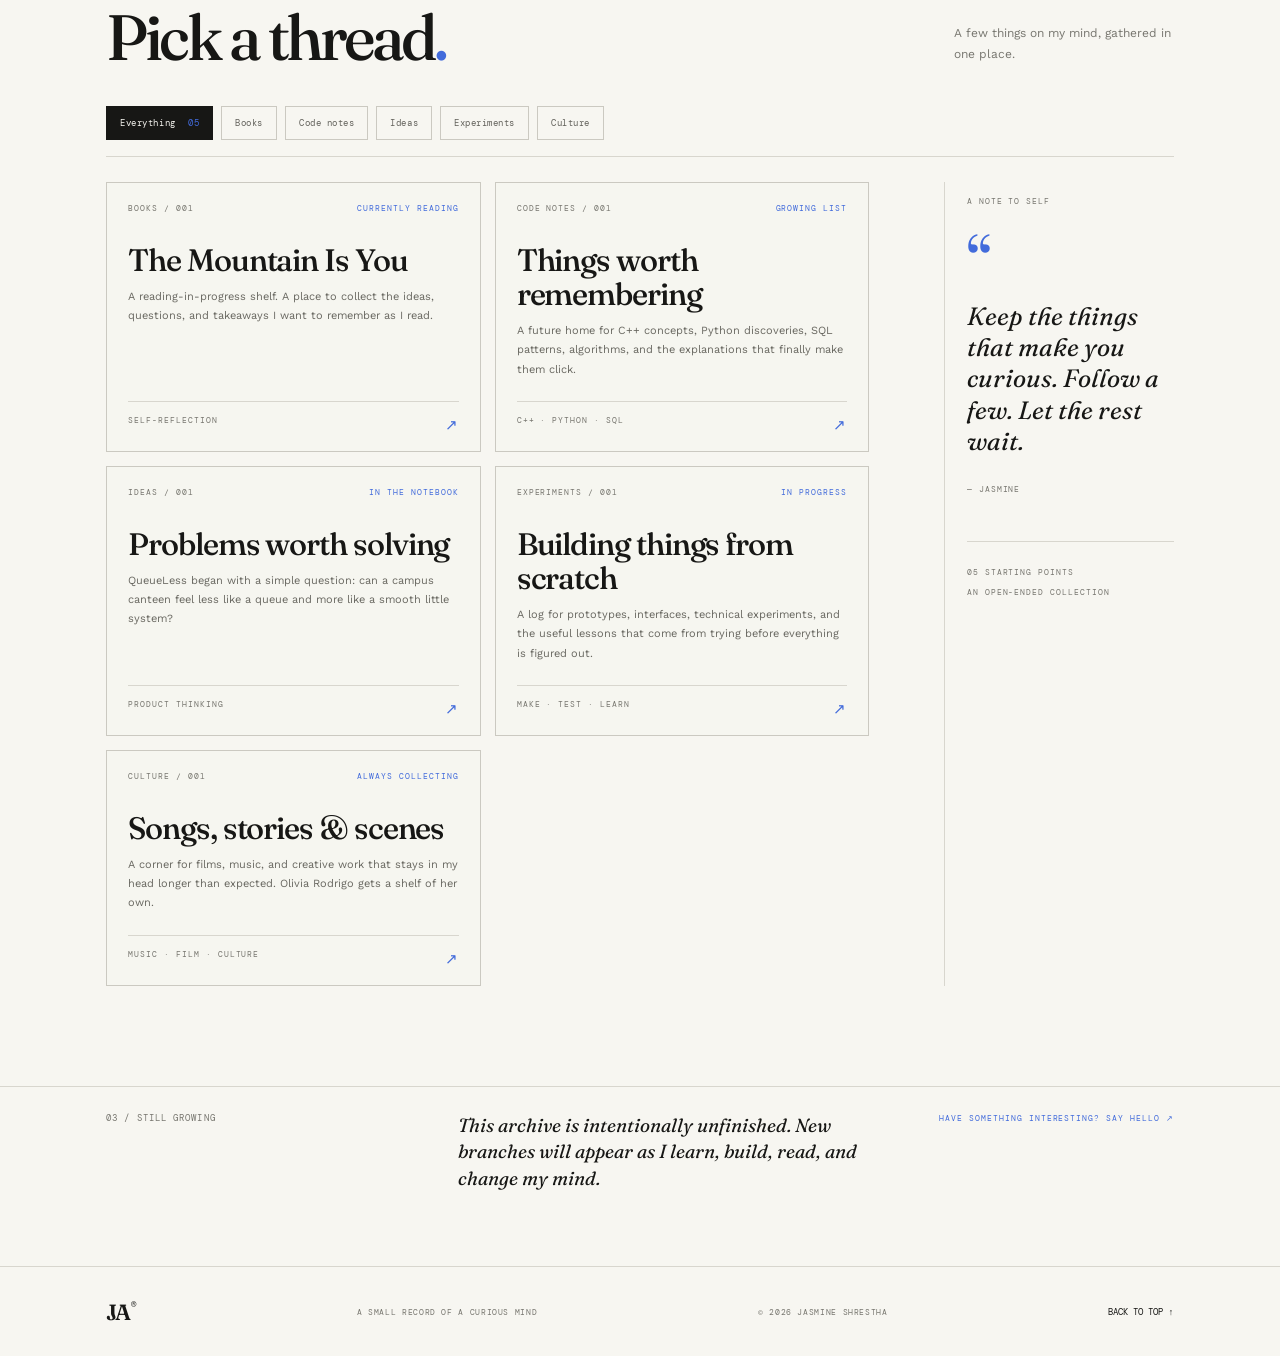
<file: archive.html>
<!doctype html>
<html lang="en">
<head>
  <meta charset="utf-8">
  <meta name="viewport" content="width=device-width, initial-scale=1">
  <meta name="theme-color" content="#f7f6f1">
  <meta name="description" content="A living collection of Jasmine's books, code notes, ideas, experiments, and curiosities.">
  <title>The Archive — Jasmine Shrestha</title>
  <link rel="preconnect" href="https://fonts.googleapis.com">
  <link rel="preconnect" href="https://fonts.gstatic.com" crossorigin>
  <link href="https://fonts.googleapis.com/css2?family=DM+Mono:wght@400;500&family=Fraunces:opsz,wght@9..144,500;9..144,600&family=Work+Sans:wght@400;500;600;700&display=swap" rel="stylesheet">
  <link rel="stylesheet" href="styles.css">
  <link rel="stylesheet" href="archive.css">
</head>
<body class="archive-page">
  <div class="grain" aria-hidden="true"></div>
  <header class="topbar">
    <a class="wordmark" href="index.html" aria-label="Jasmine home">JA<span>®</span></a>
    <nav aria-label="Main navigation">
      <a href="index.html">Home</a><a href="index.html#about">About</a><a href="index.html#work">Selected work</a>
      <a class="active" href="archive.html" aria-current="page">Archive</a><a class="nav-contact" href="mailto:xthajasmine64@gmail.com">Say hello <span>↗</span></a>
    </nav>
    <button class="menu-toggle" aria-label="Toggle navigation" aria-expanded="false">☰</button>
  </header>

  <div class="interest-ticker" aria-label="A few things Jasmine is interested in">
    <div class="ticker-track">
      <div class="ticker-group"><span>COMPUTER ENGINEERING</span><i>✳</i><span>BUILDING THINGS</span><i>✳</i><span>BOOKS & BIG IDEAS</span><i>✳</i><span>OLIVIA RODRIGO ON REPEAT</span><i>✳</i><span>ALWAYS LEARNING</span><i>✳</i></div>
      <div class="ticker-group" aria-hidden="true"><span>COMPUTER ENGINEERING</span><i>✳</i><span>BUILDING THINGS</span><i>✳</i><span>BOOKS & BIG IDEAS</span><i>✳</i><span>OLIVIA RODRIGO ON REPEAT</span><i>✳</i><span>ALWAYS LEARNING</span><i>✳</i></div>
    </div>
  </div>

  <main>
    <section class="archive-intro">
      <div class="archive-kicker"><span>04</span><span class="kicker-line"></span><span>A PERSONAL KNOWLEDGE GARDEN</span></div>
      <div class="archive-heading">
        <div>
          <p class="archive-overline">COLLECTED CURIOSITIES / VOL. 01</p>
          <h1>The <em>Archive.</em></h1>
          <p class="archive-deck">A living collection of things I’m learning, making, reading, and thinking about. Some are finished. Most are still growing.</p>
          <a class="archive-jump" href="#collections">WANDER THROUGH <span>↓</span></a>
        </div>
        <div class="archive-aside"><span class="aside-star">✳</span><p>Not everything needs to become a project. Some things are worth keeping simply because they made me curious.</p><span class="aside-signature">J. SHRESTHA / 2026—</span></div>
      </div>
    </section>

    <section class="garden-section" aria-labelledby="garden-title">
      <div class="garden-heading">
        <div><span class="section-index">01 / THE MAP</span><h2 id="garden-title">Follow a thought<span>.</span></h2></div>
        <p>Choose a branch. See where it leads.</p>
      </div>
      <div class="garden-map" aria-label="Interactive archive map">
        <svg class="garden-lines" viewBox="0 0 1000 520" preserveAspectRatio="none" aria-hidden="true">
          <path d="M500 260 C390 260 370 90 245 90"/><path d="M500 260 C390 260 370 190 245 190"/><path d="M500 260 C390 260 370 290 245 290"/><path d="M500 260 C390 260 370 390 245 390"/><path d="M500 260 C390 260 370 475 245 475"/>
          <path d="M500 260 C620 260 630 90 755 90"/><path d="M500 260 C620 260 630 190 755 190"/><path d="M500 260 C620 260 630 290 755 290"/><path d="M500 260 C620 260 630 390 755 390"/><path d="M500 260 C620 260 630 475 755 475"/>
          <path class="branch-detail" d="M245 90 C190 90 165 55 95 55 M245 190 C190 190 165 155 95 155 M245 290 C190 290 165 255 95 255 M245 390 C190 390 165 355 95 355 M245 475 C190 475 165 445 95 445"/>
          <path class="branch-detail" d="M755 90 C810 90 835 55 905 55 M755 190 C810 190 835 155 905 155 M755 290 C810 290 835 255 905 255 M755 390 C810 390 835 355 905 355 M755 475 C810 475 835 445 905 445"/>
        </svg>
        <div class="map-root"><span class="root-star">✳</span><span><small>THE STARTING POINT</small><strong>Jasmine’s<br>Archive</strong></span></div>
        <div class="map-branch branch-left">
          <button class="map-node" data-filter="books"><span class="node-symbol">▤</span>Books</button><span class="map-leaves">The Mountain Is You<br>Reading notes</span>
          <button class="map-node" data-filter="code"><span class="node-symbol">⌘</span>Code notes</button><span class="map-leaves">C++ · Python<br>Concepts to keep</span>
          <button class="map-node" data-filter="ideas"><span class="node-symbol">✳</span>Ideas</button><span class="map-leaves">QueueLess<br>Things to build</span>
          <button class="map-node" data-filter="experiments"><span class="node-symbol">⌁</span>Experiments</button><span class="map-leaves">Prototypes<br>Learning by trying</span>
          <button class="map-node" data-filter="culture"><span class="node-symbol">♫</span>Culture</button><span class="map-leaves">Films · music<br>Olivia Rodrigo</span>
        </div>
        <div class="map-branch branch-right">
          <button class="map-node" data-filter="ideas"><span class="node-symbol">↗</span>Things to explore</button><span class="map-leaves">Questions<br>Possibilities</span>
          <button class="map-node" data-filter="code"><span class="node-symbol">{ }</span>Developer shelf</button><span class="map-leaves">Patterns<br>Useful snippets</span>
          <button class="map-node" data-filter="experiments"><span class="node-symbol">⌘</span>In progress</button><span class="map-leaves">ScholarSync<br>QueueLess</span>
          <button class="map-node" data-filter="books"><span class="node-symbol">◌</span>What stays</button><span class="map-leaves">Takeaways<br>Favourite passages</span>
          <button class="map-node" data-filter="culture"><span class="node-symbol">✧</span>Little obsessions</button><span class="map-leaves">Stories<br>Songs & scenes</span>
        </div>
      </div>
      <p class="map-caption"><span class="blue-dot"></span> THE MAP IS A STARTING POINT. EVERY BRANCH OPENS A COLLECTION BELOW.</p>
    </section>

    <section class="collections-section" id="collections">
      <div class="collection-top">
        <div><span class="section-index">02 / THE COLLECTIONS</span><h2>Pick a thread<span>.</span></h2></div>
        <p>A few things on my mind, gathered in one place.</p>
      </div>
      <div class="collection-controls" role="group" aria-label="Filter archive entries">
        <button class="filter-button is-active" data-filter="all" aria-pressed="true">Everything <span>05</span></button>
        <button class="filter-button" data-filter="books" aria-pressed="false">Books</button>
        <button class="filter-button" data-filter="code" aria-pressed="false">Code notes</button>
        <button class="filter-button" data-filter="ideas" aria-pressed="false">Ideas</button>
        <button class="filter-button" data-filter="experiments" aria-pressed="false">Experiments</button>
        <button class="filter-button" data-filter="culture" aria-pressed="false">Culture</button>
      </div>
      <div class="collection-layout">
        <div class="entry-grid" id="entry-grid" aria-live="polite">
          <article class="archive-entry" data-category="books"><div class="entry-top"><span>BOOKS / 001</span><span class="entry-status">CURRENTLY READING</span></div><h3>The Mountain Is You</h3><p>A reading-in-progress shelf. A place to collect the ideas, questions, and takeaways I want to remember as I read.</p><div class="entry-bottom"><span>SELF-REFLECTION</span><span>↗</span></div></article>
          <article class="archive-entry" data-category="code"><div class="entry-top"><span>CODE NOTES / 001</span><span class="entry-status">GROWING LIST</span></div><h3>Things worth remembering</h3><p>A future home for C++ concepts, Python discoveries, SQL patterns, algorithms, and the explanations that finally make them click.</p><div class="entry-bottom"><span>C++ · PYTHON · SQL</span><span>↗</span></div></article>
          <article class="archive-entry" data-category="ideas"><div class="entry-top"><span>IDEAS / 001</span><span class="entry-status">IN THE NOTEBOOK</span></div><h3>Problems worth solving</h3><p>QueueLess began with a simple question: can a campus canteen feel less like a queue and more like a smooth little system?</p><div class="entry-bottom"><span>PRODUCT THINKING</span><span>↗</span></div></article>
          <article class="archive-entry" data-category="experiments"><div class="entry-top"><span>EXPERIMENTS / 001</span><span class="entry-status">IN PROGRESS</span></div><h3>Building things from scratch</h3><p>A log for prototypes, interfaces, technical experiments, and the useful lessons that come from trying before everything is figured out.</p><div class="entry-bottom"><span>MAKE · TEST · LEARN</span><span>↗</span></div></article>
          <article class="archive-entry" data-category="culture"><div class="entry-top"><span>CULTURE / 001</span><span class="entry-status">ALWAYS COLLECTING</span></div><h3>Songs, stories & scenes</h3><p>A corner for films, music, and creative work that stays in my head longer than expected. Olivia Rodrigo gets a shelf of her own.</p><div class="entry-bottom"><span>MUSIC · FILM · CULTURE</span><span>↗</span></div></article>
        </div>
        <aside class="archive-note"><span class="note-label">A NOTE TO SELF</span><span class="note-mark">“</span><p>Keep the things that make you curious. Follow a few. Let the rest wait.</p><span class="note-byline">— JASMINE</span><div class="note-rule"></div><span class="note-count">05 STARTING POINTS<br>AN OPEN-ENDED COLLECTION</span></aside>
      </div>
    </section>

    <section class="archive-bottom"><span class="section-index">03 / STILL GROWING</span><p>This archive is intentionally unfinished. New branches will appear as I learn, build, read, and change my mind.</p><a href="mailto:xthajasmine64@gmail.com">HAVE SOMETHING INTERESTING? SAY HELLO ↗</a></section>
  </main>
  <footer class="footer section-wrap"><a class="wordmark" href="index.html">JA<span>®</span></a><span class="mono">A SMALL RECORD OF A CURIOUS MIND</span><span class="mono">© 2026 JASMINE SHRESTHA</span><a href="#" class="back-top">BACK TO TOP ↑</a></footer>
  <script src="script.js"></script>
  <script src="archive.js"></script>
</body>
</html>
</file>
<file: styles.css>
@import url('https://fonts.googleapis.com/css2?family=DM+Mono:wght@400;500&family=Fraunces:opsz,wght@9..144,500;9..144,600&family=Work+Sans:wght@400;500;600;700&display=swap');
:root{--paper:#f7f6f1;--ink:#171715;--muted:#77766f;--line:#d8d6ce;--blue:#426bdb;--serif:'Fraunces',Georgia,serif;--sans:'Work Sans',Arial,sans-serif;--mono:'DM Mono',monospace}
*{box-sizing:border-box}html{scroll-behavior:smooth;scroll-padding-top:90px}body{margin:0;background-color:var(--paper);background-image:radial-gradient(circle,rgba(23,23,21,.13) 1px,transparent 1.25px);background-size:26px 26px;background-position:0 0;background-attachment:fixed;color:var(--ink);font-family:var(--sans);-webkit-font-smoothing:antialiased}.grain{position:fixed;inset:0;pointer-events:none;z-index:5;opacity:.12;background-image:url("data:image/svg+xml,%3Csvg viewBox='0 0 180 180' xmlns='http://www.w3.org/2000/svg'%3E%3Cfilter id='n'%3E%3CfeTurbulence type='fractalNoise' baseFrequency='.85' numOctaves='3' stitchTiles='stitch'/%3E%3C/filter%3E%3Crect width='100%25' height='100%25' filter='url(%23n)' opacity='.14'/%3E%3C/svg%3E")}
a{color:inherit;text-decoration:none}.section-wrap{padding-left:8.3%;padding-right:8.3%}.topbar{height:78px;padding:0 8.3%;display:flex;align-items:center;justify-content:space-between;border-bottom:1px solid var(--line);position:sticky;top:0;background:rgba(247,246,241,.94);backdrop-filter:blur(12px);z-index:10}.wordmark{font:600 22px var(--serif);letter-spacing:-2px}.wordmark span{font:9px var(--mono);vertical-align:top;letter-spacing:0;margin-left:2px}.topbar nav{display:flex;gap:34px;align-items:center;font-size:12px}.topbar nav a{transition:opacity .2s}.topbar nav a:hover{opacity:.5}.topbar .nav-contact{border:1px solid var(--ink);padding:11px 15px}.nav-contact span{margin-left:12px}.menu-toggle{display:none;background:none;border:0;font-size:20px}
.hero{min-height:calc(100vh - 78px);padding-top:10vh;padding-bottom:34px;display:flex;flex-direction:column}.eyebrow,.section-label,.mono{font-family:var(--mono);font-size:10px;letter-spacing:.08em}.eyebrow{display:flex;gap:12px;align-items:center;color:#55544f}.live-dot{width:7px;height:7px;background:#5a9c6d;border-radius:50%;display:inline-block}.hero h1{font:500 clamp(76px,12vw,172px)/.88 var(--serif);letter-spacing:-.075em;margin:9vh 0 7vh;max-width:1000px}.hero h1 em,.work-heading h2 em,.contact h2 em{font-weight:500;color:var(--blue)}.period{color:var(--blue)}.hero-bottom{display:grid;grid-template-columns:1fr 1fr 1fr;align-items:end}.hero-intro{font-size:17px;line-height:1.55;margin:0}.scribble{position:relative;z-index:1}.scribble:after{content:"";position:absolute;height:8px;left:-2px;right:-4px;bottom:0;background:#a8c1ff;opacity:.75;z-index:-1;transform:rotate(-2deg);border-radius:50%}.round-link{width:52px;height:52px;border:1px solid var(--ink);border-radius:50%;display:grid;place-items:center;font-size:24px;justify-self:center;transition:background .25s,color .25s}.round-link:hover{background:var(--ink);color:var(--paper)}.hero-index{justify-self:end;line-height:1.8;color:var(--muted)}.hero-rule{margin-top:auto;padding-top:18px;border-top:1px solid var(--line);display:flex;justify-content:space-between;color:var(--muted);font:9px var(--mono);letter-spacing:.1em}
.intro,.work,.toolkit,.notes,.contact{padding-top:120px;padding-bottom:120px}.section-label{color:var(--muted);border-top:1px solid var(--line);padding-top:15px}.section-label>span:first-child{color:var(--blue)}.intro-grid,.toolkit-grid,.notes-grid{display:grid;grid-template-columns:1.1fr .9fr;gap:8%;padding-top:76px}.intro h2,.toolkit h2,.notes h2{font:500 clamp(48px,6.4vw,88px)/.98 var(--serif);letter-spacing:-.06em;margin:0}.blue-mark{color:var(--blue)}.intro-copy{max-width:510px}.large-copy{font:500 24px/1.35 var(--serif);margin:0 0 25px}.intro-copy>p:not(.large-copy),.notes-grid>div>p:not(.large-copy){font-size:14px;line-height:1.9;color:#5d5c56}.text-link{display:inline-block;margin-top:24px;padding-bottom:7px;border-bottom:1px solid var(--ink);font:10px var(--mono);letter-spacing:.07em}.text-link span{color:var(--blue);margin-left:14px}.facts{margin-top:100px;padding-top:22px;border-top:1px solid var(--line);display:grid;grid-template-columns:repeat(3,1fr);gap:20px}.facts>div{display:grid;grid-template-columns:42px 1fr;align-items:baseline}.fact-number{font:10px var(--mono);color:var(--blue)}.fact-label{font:10px var(--mono);text-transform:uppercase;color:var(--muted)}.facts p{grid-column:2;margin:13px 0 0;font-size:13px;line-height:1.7}
.work{background:rgba(238,237,231,.88)}.section-note{float:right;font-size:9px}.work-heading{display:flex;justify-content:space-between;align-items:end;padding:70px 0 58px}.work-heading h2,.contact h2{font:500 clamp(56px,8vw,108px)/.95 var(--serif);letter-spacing:-.07em;margin:0}.hand-note{font:italic 17px var(--serif);color:var(--blue);transform:rotate(-7deg);margin:0 4% 10px}.project{border-top:1px solid #c9c7bf;padding:25px 0 30px}.project-meta{display:flex;justify-content:space-between;color:var(--muted);font-size:9px}.project-main{display:flex;justify-content:space-between;align-items:center;padding:24px 0 0 17%;gap:30px}.project h3{font:500 clamp(32px,4vw,49px) var(--serif);letter-spacing:-.04em;margin:0 0 12px}.project-desc{max-width:560px;color:#5e5d57;font-size:13px;line-height:1.8;margin:0}.tags{display:flex;flex-wrap:wrap;gap:7px;margin-top:17px}.tags span{font:9px var(--mono);padding:7px 9px;border:1px solid #cbc9c1;border-radius:30px;color:#66655f}.project-arrow{width:46px;height:46px;border:1px solid var(--ink);border-radius:50%;display:grid;place-items:center;font-size:21px;flex-shrink:0;transition:all .2s}.project-arrow:hover{background:var(--ink);color:white;transform:rotate(45deg)}.project-arrow.muted{opacity:.3}.all-work{text-align:right;padding-top:30px}
.toolkit-grid{padding-bottom:0}.toolkit-content{padding-top:8px}.toolkit-lead{font:500 22px var(--serif);margin:0 0 35px}.skill-groups{border-top:1px solid var(--line)}.skill-groups>div{padding:18px 0;border-bottom:1px solid var(--line)}.skill-groups span{font-size:9px;color:var(--blue)}.skill-groups p{font-size:13px;margin:12px 0 0;line-height:1.8}
.notes{background:rgba(238,237,231,.88)}.notes-grid{padding-top:70px}.notes-grid>div{max-width:500px}.note-stamp{display:inline-block;border:1px solid var(--blue);color:var(--blue);font:10px/1.5 var(--mono);padding:14px 18px;transform:rotate(-5deg);margin-top:30px}.note-stamp span{font-size:19px;margin-left:10px}
.contact{padding-top:130px;padding-bottom:110px}.contact h2{font-size:clamp(64px,10vw,140px);margin:70px 0 65px}.contact-bottom{border-top:1px solid var(--line);padding-top:22px;display:flex;justify-content:space-between;align-items:center}.contact-bottom p{font-size:13px;color:var(--muted)}.contact-link{font:10px var(--mono);letter-spacing:.08em;border-bottom:1px solid var(--ink);padding-bottom:10px}.contact-link span{color:var(--blue);margin-left:20px}.footer{min-height:90px;border-top:1px solid var(--line);display:flex;align-items:center;justify-content:space-between;color:var(--muted)}.footer .wordmark{color:var(--ink)}.footer .mono{font-size:8px}.back-top{font:9px var(--mono);color:var(--ink)}
@media(max-width:700px){.section-wrap{padding-left:6%;padding-right:6%}.topbar{padding:0 6%;height:66px}.topbar nav{display:none;position:absolute;top:66px;left:0;right:0;background:var(--paper);padding:22px 6%;border-bottom:1px solid var(--line);flex-direction:column;align-items:flex-start;gap:22px}.topbar nav.open{display:flex}.menu-toggle{display:block}.hero{min-height:calc(90vh - 66px);padding-top:9vh}.eyebrow{font-size:8px;flex-wrap:wrap}.hero h1{font-size:clamp(68px,16vw,110px);margin:12vh 0 10vh}.hero-bottom{grid-template-columns:1fr auto;gap:22px}.hero-intro{font-size:15px}.hero-index{display:none}.round-link{width:44px;height:44px}.intro,.work,.toolkit,.notes,.contact{padding-top:78px;padding-bottom:78px}.intro-grid,.toolkit-grid,.notes-grid{grid-template-columns:1fr;gap:35px;padding-top:48px}.intro h2,.toolkit h2,.notes h2{font-size:64px}.facts{margin-top:60px;grid-template-columns:1fr;gap:23px}.facts>div{grid-template-columns:40px 1fr}.facts p{margin-top:7px}.section-note{display:block;float:none;margin-top:9px}.work-heading{padding:50px 0 38px;display:block}.work-heading h2{font-size:66px}.hand-note{display:inline-block;margin-top:25px}.project-main{padding-left:0;gap:15px}.project-desc{font-size:12px}.project h3{font-size:36px}.project-arrow{width:38px;height:38px}.toolkit-content{padding-top:0}.notes-grid>div{max-width:none}.contact h2{font-size:clamp(60px,14vw,95px);margin:55px 0}.contact-bottom{align-items:flex-start;gap:25px;flex-direction:column}.footer{padding-top:20px;padding-bottom:20px;gap:13px;flex-wrap:wrap}.footer .mono{font-size:7px}.footer .wordmark{width:100%}}
@media(prefers-reduced-motion:reduce){html{scroll-behavior:auto}*,*:before,*:after{transition:none!important}}

/* Portfolio detail additions */
.project-role{max-width:560px;margin:13px 0 0;color:#66655f;font-size:12px;line-height:1.7}
.project-role strong{color:var(--ink);font-weight:600}
.idea-list{margin-top:30px;border-top:1px solid var(--line)}
.idea-list>div{display:grid;grid-template-columns:40px 1fr;gap:10px;padding:14px 0;border-bottom:1px solid var(--line)}
.idea-list .mono{color:var(--blue);font-size:9px;padding-top:3px}
.idea-list p{margin:0;color:#55544f;font-size:13px;line-height:1.65}
.reading-card{margin-top:32px;padding:17px 18px;border:1px solid var(--line);display:grid;grid-template-columns:145px 1fr;gap:15px;align-items:center}
.reading-card>.mono{color:var(--muted);font-size:9px}
.book-title{display:block;font:500 22px var(--serif);letter-spacing:-.025em}
.reading-note{display:block;margin-top:5px;color:var(--muted);font-size:11px;line-height:1.5}
@media(max-width:700px){.reading-card{grid-template-columns:1fr;gap:9px}.project-role{font-size:11px}}


/* Editorial foundation: dotted paper + moving interests ticker */
.interest-ticker{
  height:58px;
  display:flex;
  align-items:center;
  overflow:hidden;
  border-bottom:1px solid var(--line);
  background:rgba(238,237,231,.78);
}
.ticker-track{
  display:flex;
  width:max-content;
  animation:interest-scroll 42s linear infinite;
}
.ticker-group{
  display:flex;
  align-items:center;
  flex-shrink:0;
  gap:clamp(25px,4vw,62px);
  padding-right:clamp(25px,4vw,62px);
  white-space:nowrap;
}
.ticker-group span{
  color:#77766f;
  font:500 11px var(--mono);
  letter-spacing:.19em;
}
.ticker-group i{
  color:var(--blue);
  font:normal 15px var(--sans);
}
.interest-ticker:hover .ticker-track,
.interest-ticker:focus-within .ticker-track{
  animation-play-state:paused;
}
@keyframes interest-scroll{
  from{transform:translateX(0)}
  to{transform:translateX(-50%)}
}
@media(max-width:700px){
  .interest-ticker{height:48px}
  .ticker-group{gap:24px;padding-right:24px}
  .ticker-group span{font-size:9px;letter-spacing:.15em}
}
@media(prefers-reduced-motion:reduce){
  .ticker-track{animation:none}
  .ticker-group[aria-hidden="true"]{display:none}
}
</file>
<file: jasmine-archive-ready-to-publish/styles.css>
@import url('https://fonts.googleapis.com/css2?family=DM+Mono:wght@400;500&family=Fraunces:opsz,wght@9..144,500;9..144,600&family=Work+Sans:wght@400;500;600;700&display=swap');
:root{--paper:#f7f6f1;--ink:#171715;--muted:#77766f;--line:#d8d6ce;--blue:#426bdb;--serif:'Fraunces',Georgia,serif;--sans:'Work Sans',Arial,sans-serif;--mono:'DM Mono',monospace}
*{box-sizing:border-box}html{scroll-behavior:smooth;scroll-padding-top:90px}body{margin:0;background:var(--paper);color:var(--ink);font-family:var(--sans);-webkit-font-smoothing:antialiased}.grain{position:fixed;inset:0;pointer-events:none;z-index:5;opacity:.12;background-image:url("data:image/svg+xml,%3Csvg viewBox='0 0 180 180' xmlns='http://www.w3.org/2000/svg'%3E%3Cfilter id='n'%3E%3CfeTurbulence type='fractalNoise' baseFrequency='.85' numOctaves='3' stitchTiles='stitch'/%3E%3C/filter%3E%3Crect width='100%25' height='100%25' filter='url(%23n)' opacity='.14'/%3E%3C/svg%3E")}
a{color:inherit;text-decoration:none}.section-wrap{padding-left:8.3%;padding-right:8.3%}.topbar{height:78px;padding:0 8.3%;display:flex;align-items:center;justify-content:space-between;border-bottom:1px solid var(--line);position:sticky;top:0;background:rgba(247,246,241,.94);backdrop-filter:blur(12px);z-index:10}.wordmark{font:600 22px var(--serif);letter-spacing:-2px}.wordmark span{font:9px var(--mono);vertical-align:top;letter-spacing:0;margin-left:2px}.topbar nav{display:flex;gap:34px;align-items:center;font-size:12px}.topbar nav a{transition:opacity .2s}.topbar nav a:hover{opacity:.5}.topbar .nav-contact{border:1px solid var(--ink);padding:11px 15px}.nav-contact span{margin-left:12px}.menu-toggle{display:none;background:none;border:0;font-size:20px}
.hero{min-height:calc(100vh - 78px);padding-top:10vh;padding-bottom:34px;display:flex;flex-direction:column}.eyebrow,.section-label,.mono{font-family:var(--mono);font-size:10px;letter-spacing:.08em}.eyebrow{display:flex;gap:12px;align-items:center;color:#55544f}.live-dot{width:7px;height:7px;background:#5a9c6d;border-radius:50%;display:inline-block}.hero h1{font:500 clamp(76px,12vw,172px)/.88 var(--serif);letter-spacing:-.075em;margin:9vh 0 7vh;max-width:1000px}.hero h1 em,.work-heading h2 em,.contact h2 em{font-weight:500;color:var(--blue)}.period{color:var(--blue)}.hero-bottom{display:grid;grid-template-columns:1fr 1fr 1fr;align-items:end}.hero-intro{font-size:17px;line-height:1.55;margin:0}.scribble{position:relative;z-index:1}.scribble:after{content:"";position:absolute;height:8px;left:-2px;right:-4px;bottom:0;background:#a8c1ff;opacity:.75;z-index:-1;transform:rotate(-2deg);border-radius:50%}.round-link{width:52px;height:52px;border:1px solid var(--ink);border-radius:50%;display:grid;place-items:center;font-size:24px;justify-self:center;transition:background .25s,color .25s}.round-link:hover{background:var(--ink);color:var(--paper)}.hero-index{justify-self:end;line-height:1.8;color:var(--muted)}.hero-rule{margin-top:auto;padding-top:18px;border-top:1px solid var(--line);display:flex;justify-content:space-between;color:var(--muted);font:9px var(--mono);letter-spacing:.1em}
.intro,.work,.toolkit,.notes,.contact{padding-top:120px;padding-bottom:120px}.section-label{color:var(--muted);border-top:1px solid var(--line);padding-top:15px}.section-label>span:first-child{color:var(--blue)}.intro-grid,.toolkit-grid,.notes-grid{display:grid;grid-template-columns:1.1fr .9fr;gap:8%;padding-top:76px}.intro h2,.toolkit h2,.notes h2{font:500 clamp(48px,6.4vw,88px)/.98 var(--serif);letter-spacing:-.06em;margin:0}.blue-mark{color:var(--blue)}.intro-copy{max-width:510px}.large-copy{font:500 24px/1.35 var(--serif);margin:0 0 25px}.intro-copy>p:not(.large-copy),.notes-grid>div>p:not(.large-copy){font-size:14px;line-height:1.9;color:#5d5c56}.text-link{display:inline-block;margin-top:24px;padding-bottom:7px;border-bottom:1px solid var(--ink);font:10px var(--mono);letter-spacing:.07em}.text-link span{color:var(--blue);margin-left:14px}.facts{margin-top:100px;padding-top:22px;border-top:1px solid var(--line);display:grid;grid-template-columns:repeat(3,1fr);gap:20px}.facts>div{display:grid;grid-template-columns:42px 1fr;align-items:baseline}.fact-number{font:10px var(--mono);color:var(--blue)}.fact-label{font:10px var(--mono);text-transform:uppercase;color:var(--muted)}.facts p{grid-column:2;margin:13px 0 0;font-size:13px;line-height:1.7}
.work{background:#eeede7}.section-note{float:right;font-size:9px}.work-heading{display:flex;justify-content:space-between;align-items:end;padding:70px 0 58px}.work-heading h2,.contact h2{font:500 clamp(56px,8vw,108px)/.95 var(--serif);letter-spacing:-.07em;margin:0}.hand-note{font:italic 17px var(--serif);color:var(--blue);transform:rotate(-7deg);margin:0 4% 10px}.project{border-top:1px solid #c9c7bf;padding:25px 0 30px}.project-meta{display:flex;justify-content:space-between;color:var(--muted);font-size:9px}.project-main{display:flex;justify-content:space-between;align-items:center;padding:24px 0 0 17%;gap:30px}.project h3{font:500 clamp(32px,4vw,49px) var(--serif);letter-spacing:-.04em;margin:0 0 12px}.project-desc{max-width:560px;color:#5e5d57;font-size:13px;line-height:1.8;margin:0}.tags{display:flex;flex-wrap:wrap;gap:7px;margin-top:17px}.tags span{font:9px var(--mono);padding:7px 9px;border:1px solid #cbc9c1;border-radius:30px;color:#66655f}.project-arrow{width:46px;height:46px;border:1px solid var(--ink);border-radius:50%;display:grid;place-items:center;font-size:21px;flex-shrink:0;transition:all .2s}.project-arrow:hover{background:var(--ink);color:white;transform:rotate(45deg)}.project-arrow.muted{opacity:.3}.all-work{text-align:right;padding-top:30px}
.toolkit-grid{padding-bottom:0}.toolkit-content{padding-top:8px}.toolkit-lead{font:500 22px var(--serif);margin:0 0 35px}.skill-groups{border-top:1px solid var(--line)}.skill-groups>div{padding:18px 0;border-bottom:1px solid var(--line)}.skill-groups span{font-size:9px;color:var(--blue)}.skill-groups p{font-size:13px;margin:12px 0 0;line-height:1.8}
.notes{background:#eeede7}.notes-grid{padding-top:70px}.notes-grid>div{max-width:500px}.note-stamp{display:inline-block;border:1px solid var(--blue);color:var(--blue);font:10px/1.5 var(--mono);padding:14px 18px;transform:rotate(-5deg);margin-top:30px}.note-stamp span{font-size:19px;margin-left:10px}
.contact{padding-top:130px;padding-bottom:110px}.contact h2{font-size:clamp(64px,10vw,140px);margin:70px 0 65px}.contact-bottom{border-top:1px solid var(--line);padding-top:22px;display:flex;justify-content:space-between;align-items:center}.contact-bottom p{font-size:13px;color:var(--muted)}.contact-link{font:10px var(--mono);letter-spacing:.08em;border-bottom:1px solid var(--ink);padding-bottom:10px}.contact-link span{color:var(--blue);margin-left:20px}.footer{min-height:90px;border-top:1px solid var(--line);display:flex;align-items:center;justify-content:space-between;color:var(--muted)}.footer .wordmark{color:var(--ink)}.footer .mono{font-size:8px}.back-top{font:9px var(--mono);color:var(--ink)}
@media(max-width:700px){.section-wrap{padding-left:6%;padding-right:6%}.topbar{padding:0 6%;height:66px}.topbar nav{display:none;position:absolute;top:66px;left:0;right:0;background:var(--paper);padding:22px 6%;border-bottom:1px solid var(--line);flex-direction:column;align-items:flex-start;gap:22px}.topbar nav.open{display:flex}.menu-toggle{display:block}.hero{min-height:calc(90vh - 66px);padding-top:9vh}.eyebrow{font-size:8px;flex-wrap:wrap}.hero h1{font-size:clamp(68px,16vw,110px);margin:12vh 0 10vh}.hero-bottom{grid-template-columns:1fr auto;gap:22px}.hero-intro{font-size:15px}.hero-index{display:none}.round-link{width:44px;height:44px}.intro,.work,.toolkit,.notes,.contact{padding-top:78px;padding-bottom:78px}.intro-grid,.toolkit-grid,.notes-grid{grid-template-columns:1fr;gap:35px;padding-top:48px}.intro h2,.toolkit h2,.notes h2{font-size:64px}.facts{margin-top:60px;grid-template-columns:1fr;gap:23px}.facts>div{grid-template-columns:40px 1fr}.facts p{margin-top:7px}.section-note{display:block;float:none;margin-top:9px}.work-heading{padding:50px 0 38px;display:block}.work-heading h2{font-size:66px}.hand-note{display:inline-block;margin-top:25px}.project-main{padding-left:0;gap:15px}.project-desc{font-size:12px}.project h3{font-size:36px}.project-arrow{width:38px;height:38px}.toolkit-content{padding-top:0}.notes-grid>div{max-width:none}.contact h2{font-size:clamp(60px,14vw,95px);margin:55px 0}.contact-bottom{align-items:flex-start;gap:25px;flex-direction:column}.footer{padding-top:20px;padding-bottom:20px;gap:13px;flex-wrap:wrap}.footer .mono{font-size:7px}.footer .wordmark{width:100%}}
@media(prefers-reduced-motion:reduce){html{scroll-behavior:auto}*,*:before,*:after{transition:none!important}}

/* Portfolio detail additions */
.project-role{max-width:560px;margin:13px 0 0;color:#66655f;font-size:12px;line-height:1.7}
.project-role strong{color:var(--ink);font-weight:600}
.idea-list{margin-top:30px;border-top:1px solid var(--line)}
.idea-list>div{display:grid;grid-template-columns:40px 1fr;gap:10px;padding:14px 0;border-bottom:1px solid var(--line)}
.idea-list .mono{color:var(--blue);font-size:9px;padding-top:3px}
.idea-list p{margin:0;color:#55544f;font-size:13px;line-height:1.65}
.reading-card{margin-top:32px;padding:17px 18px;border:1px solid var(--line);display:grid;grid-template-columns:145px 1fr;gap:15px;align-items:center}
.reading-card>.mono{color:var(--muted);font-size:9px}
.book-title{display:block;font:500 22px var(--serif);letter-spacing:-.025em}
.reading-note{display:block;margin-top:5px;color:var(--muted);font-size:11px;line-height:1.5}
@media(max-width:700px){.reading-card{grid-template-columns:1fr;gap:9px}.project-role{font-size:11px}}
</file>
<file: archive.css>
/* The Archive: a paper-like knowledge garden */
.archive-page{--garden-blue:#426bdb}
.archive-page .topbar nav a.active{border-bottom:1px solid var(--garden-blue);padding-bottom:7px;color:var(--garden-blue)}
.archive-intro,.garden-section,.collections-section,.archive-bottom{padding-left:8.3%;padding-right:8.3%}
.archive-intro{padding-top:76px;padding-bottom:74px}
.archive-kicker,.archive-overline,.section-index,.map-caption,.entry-top,.entry-bottom,.note-label,.note-byline,.note-count,.archive-jump,.archive-bottom>a{font:9px var(--mono);letter-spacing:.12em}
.archive-kicker{display:flex;align-items:center;gap:13px;color:var(--muted)}
.archive-kicker>span:first-child{color:var(--garden-blue)}
.kicker-line{width:52px;height:1px;background:var(--ink);opacity:.5}
.archive-heading{display:grid;grid-template-columns:1.25fr .55fr;gap:12%;align-items:end;padding-top:52px}
.archive-overline{color:var(--muted);margin:0 0 17px}
.archive-heading h1{font:500 clamp(72px,10vw,132px)/.9 var(--serif);letter-spacing:-.075em;margin:0}
.archive-heading h1 em{font-weight:500;color:var(--garden-blue)}
.archive-deck{font:500 clamp(19px,2vw,25px)/1.45 var(--serif);max-width:570px;margin:28px 0 25px;color:#4d4c47}
.archive-jump{display:inline-flex;gap:22px;align-items:center;border-bottom:1px solid var(--ink);padding:0 0 10px}
.archive-jump span{font-size:17px;color:var(--garden-blue)}
.archive-aside{max-width:250px;border-left:1px solid var(--line);padding:4px 0 5px 27px}
.aside-star{font-size:26px;color:var(--garden-blue)}
.archive-aside p{font:italic 19px/1.45 var(--serif);margin:16px 0 22px}
.aside-signature{font:8px var(--mono);letter-spacing:.1em;color:var(--muted)}
.garden-section{padding-top:45px;padding-bottom:72px;border-top:1px solid var(--line);border-bottom:1px solid var(--line);background:rgba(238,237,231,.52)}
.garden-heading,.collection-top{display:flex;justify-content:space-between;align-items:end;gap:30px}
.section-index{color:var(--muted)}
.garden-heading h2,.collection-top h2{font:500 clamp(42px,5vw,65px)/1 var(--serif);letter-spacing:-.055em;margin:15px 0 0}
.garden-heading h2 span,.collection-top h2 span{color:var(--garden-blue)}
.garden-heading>p,.collection-top>p{font-size:12px;color:var(--muted);max-width:220px;line-height:1.7;margin:0 0 5px}
.garden-map{height:520px;position:relative;max-width:1100px;margin:28px auto 0}
.garden-lines{position:absolute;inset:0;width:100%;height:100%;overflow:visible}
.garden-lines path{fill:none;stroke:#bdbbb2;stroke-width:1.25;vector-effect:non-scaling-stroke}
.garden-lines .branch-detail{stroke:#c9c7bf;stroke-dasharray:3 5}
.map-root{position:absolute;left:50%;top:50%;transform:translate(-50%,-50%);display:flex;align-items:center;gap:13px;border:1px solid #aaa89f;background:var(--paper);border-radius:3px;padding:16px 21px;box-shadow:4px 4px 0 rgba(23,23,21,.035);z-index:2}
.root-star{font-size:26px;color:var(--garden-blue)}
.map-root small{display:block;font:8px var(--mono);letter-spacing:.1em;color:var(--muted);margin-bottom:5px}
.map-root strong{font:500 19px/1.1 var(--serif)}
.map-branch{position:absolute;top:0;bottom:0;width:34%;display:grid;grid-template-columns:minmax(130px,1fr) minmax(95px,.8fr);grid-template-rows:repeat(5,1fr);align-items:center;column-gap:15px;z-index:3}
.branch-left{left:0;text-align:right}
.branch-right{right:0}
.map-node{justify-self:stretch;display:flex;align-items:center;gap:10px;justify-content:flex-start;padding:11px 13px;border:1px solid #c8c6bd;border-radius:3px;background:rgba(247,246,241,.96);font:500 13px var(--sans);color:var(--ink);cursor:pointer;transition:background .2s,border-color .2s,transform .2s;text-align:left}
.branch-left .map-node{justify-content:flex-end}
.map-node:hover,.map-node.is-selected{border-color:var(--garden-blue);background:#eef2ff;transform:translateY(-2px)}
.node-symbol{font:15px var(--mono);color:var(--garden-blue)}
.map-leaves{font:10px/1.8 var(--mono);color:var(--muted);text-align:left}
.branch-left .map-leaves{text-align:right}
.map-caption{display:flex;align-items:center;gap:10px;color:var(--muted);font-size:8px}
.blue-dot{width:6px;height:6px;border-radius:50%;background:var(--garden-blue);display:inline-block}
.collections-section{padding-top:90px;padding-bottom:100px}
.collection-controls{display:flex;flex-wrap:wrap;gap:8px;margin:37px 0 25px;padding-bottom:16px;border-bottom:1px solid var(--line)}
.filter-button{border:1px solid #cbc9c1;background:transparent;color:#62615b;padding:10px 13px;font:9px var(--mono);letter-spacing:.06em;cursor:pointer;transition:all .2s}
.filter-button span{color:var(--garden-blue);margin-left:7px}
.filter-button:hover,.filter-button.is-active{background:var(--ink);border-color:var(--ink);color:var(--paper)}
.collection-layout{display:grid;grid-template-columns:1fr 230px;gap:7%}
.entry-grid{display:grid;grid-template-columns:repeat(2,minmax(0,1fr));gap:14px}
.archive-entry{min-height:225px;border:1px solid #cbc9c1;padding:20px 21px 16px;display:flex;flex-direction:column;background:rgba(247,246,241,.68);transition:border-color .2s,transform .2s}
.archive-entry:hover{border-color:var(--garden-blue);transform:translateY(-3px)}
.archive-entry[hidden]{display:none}
.entry-top,.entry-bottom{display:flex;justify-content:space-between;gap:12px;color:var(--muted);font-size:8px}
.entry-status{color:var(--garden-blue);text-align:right}
.archive-entry h3{font:500 clamp(23px,2.5vw,31px)/1.1 var(--serif);letter-spacing:-.035em;margin:30px 0 10px}
.archive-entry p{font-size:11px;line-height:1.75;color:#696861;margin:0 0 22px;max-width:420px}
.entry-bottom{margin-top:auto;padding-top:13px;border-top:1px solid var(--line)}
.entry-bottom span:last-child{font-size:15px;color:var(--garden-blue)}
.archive-note{border-left:1px solid var(--line);padding:7px 0 0 22px;align-self:stretch}
.note-label{color:var(--muted);font-size:8px}
.note-mark{display:block;color:var(--garden-blue);font:70px/.8 var(--serif);margin-top:27px}
.archive-note>p{font:italic 25px/1.25 var(--serif);margin:10px 0 20px}
.note-byline{color:var(--muted);font-size:8px}
.note-rule{height:1px;background:var(--line);margin:45px 0 18px}
.note-count{font-size:8px;line-height:2;color:var(--muted)}
.archive-bottom{border-top:1px solid var(--line);padding-top:25px;padding-bottom:75px;display:grid;grid-template-columns:1fr 1.4fr auto;gap:25px;align-items:start}
.archive-bottom>p{font:italic 19px/1.4 var(--serif);max-width:440px;margin:0}
.archive-bottom>a{color:var(--garden-blue);font-size:8px;line-height:1.7}
@media(max-width:850px){.archive-intro,.garden-section,.collections-section,.archive-bottom{padding-left:6%;padding-right:6%}.archive-heading{grid-template-columns:1fr .5fr;gap:6%}.garden-map{height:470px}.map-branch{width:38%;grid-template-columns:1fr}.map-leaves{display:none}.garden-lines .branch-detail{display:none}.map-root{padding:12px}.map-node{font-size:11px;padding:9px}.collection-layout{grid-template-columns:1fr}.archive-note{display:none}.archive-bottom{grid-template-columns:1fr 1fr}.archive-bottom>a{grid-column:2}}
@media(max-width:600px){.archive-intro{padding-top:55px;padding-bottom:52px}.archive-heading{grid-template-columns:1fr;padding-top:35px}.archive-heading h1{font-size:76px}.archive-aside{display:none}.archive-deck{font-size:19px}.garden-section{padding-top:35px;padding-bottom:45px}.garden-heading,.collection-top{display:block}.garden-heading>p,.collection-top>p{margin-top:12px}.garden-map{height:auto;min-height:0;margin:25px 0 15px;padding:0 0 0 22px;display:flex;flex-direction:column;gap:10px}.garden-lines{display:none}.map-root{position:relative;left:auto;top:auto;transform:none;align-self:flex-start;margin-bottom:8px}.map-branch{position:relative;inset:auto;width:100%;display:flex;flex-direction:column;gap:8px;padding-left:22px;border-left:1px solid #bdbbb2}.map-node,.branch-left .map-node{width:100%;justify-content:flex-start;text-align:left}.map-leaves,.branch-left .map-leaves{display:block;text-align:left;padding:0 0 8px 28px;font-size:9px}.branch-left{text-align:left}.map-caption{font-size:7px;line-height:1.6}.collections-section{padding-top:65px;padding-bottom:65px}.collection-controls{gap:6px}.filter-button{padding:9px 10px;font-size:8px}.entry-grid{grid-template-columns:1fr}.archive-entry{min-height:195px}.archive-bottom{grid-template-columns:1fr;padding-bottom:55px}.archive-bottom>a{grid-column:auto}.archive-bottom>p{font-size:18px}}
@media(prefers-reduced-motion:reduce){.archive-entry,.map-node{transition:none}}
</file>
